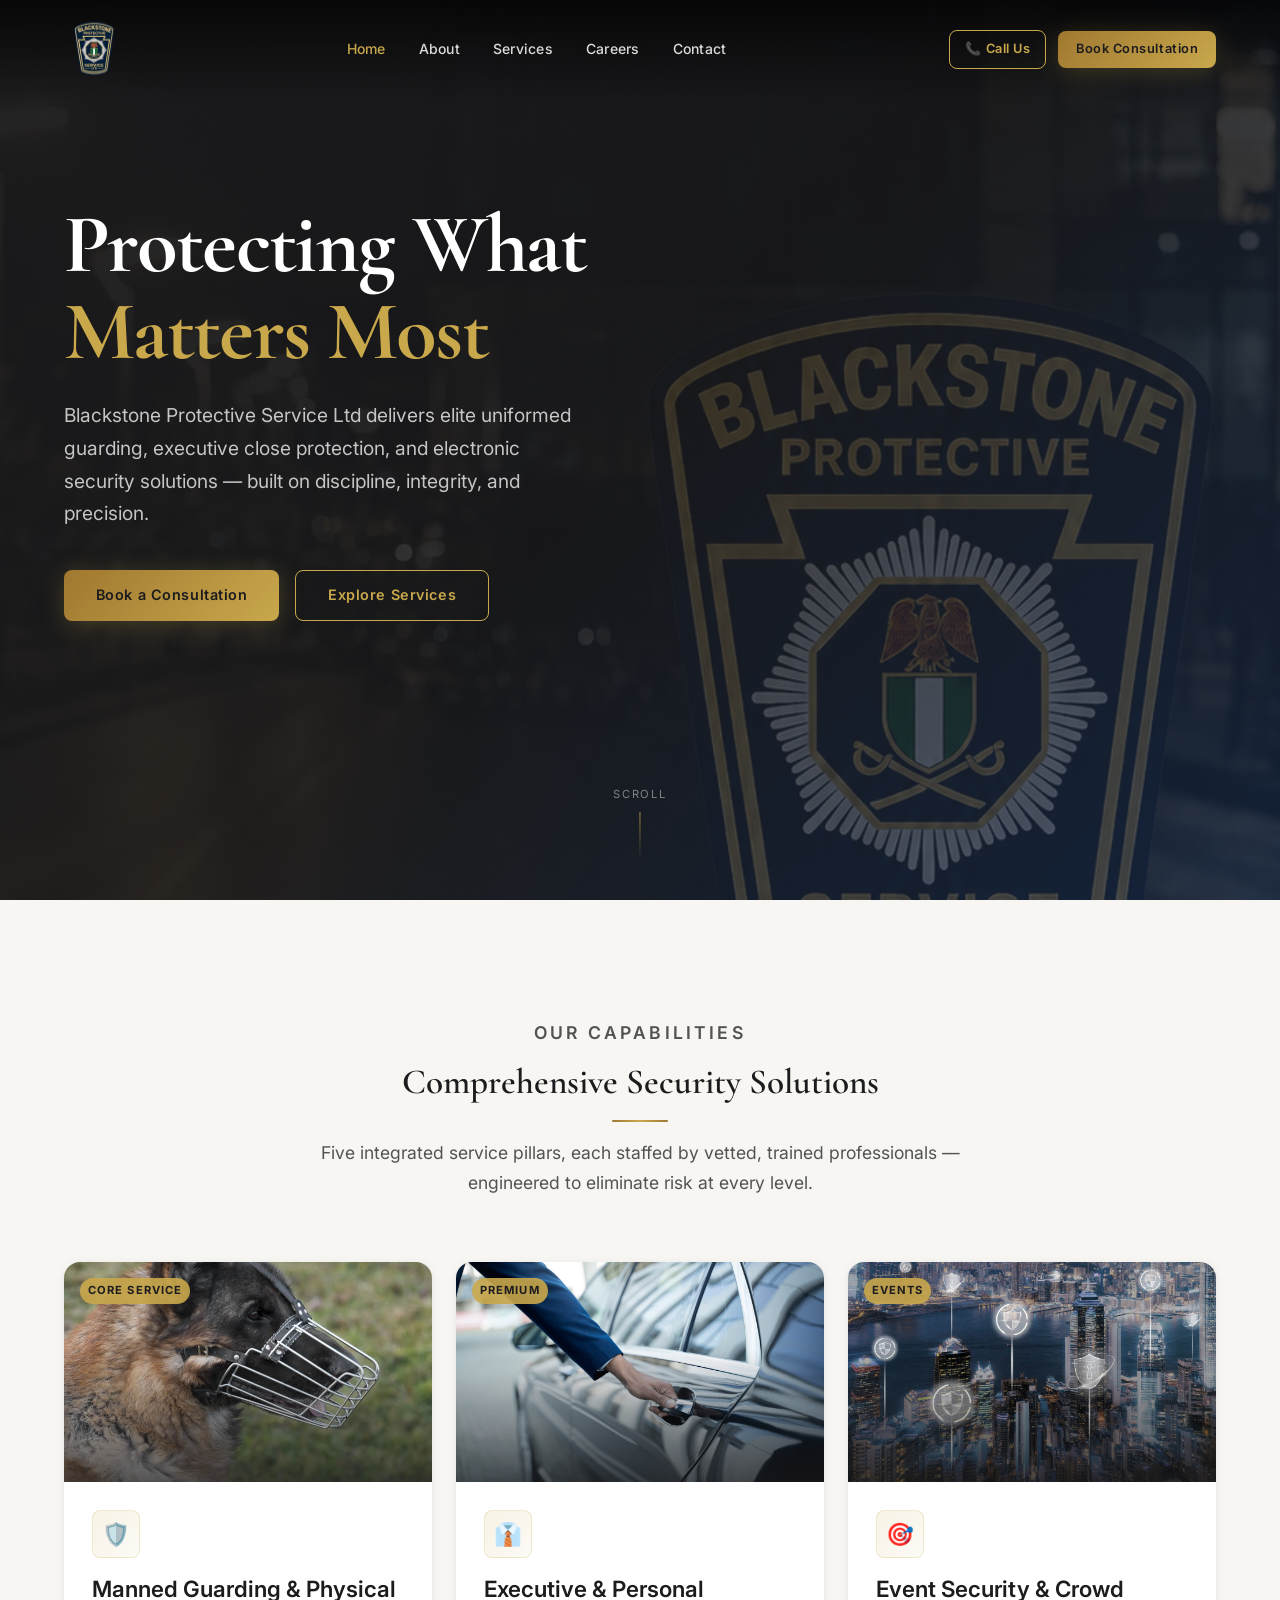
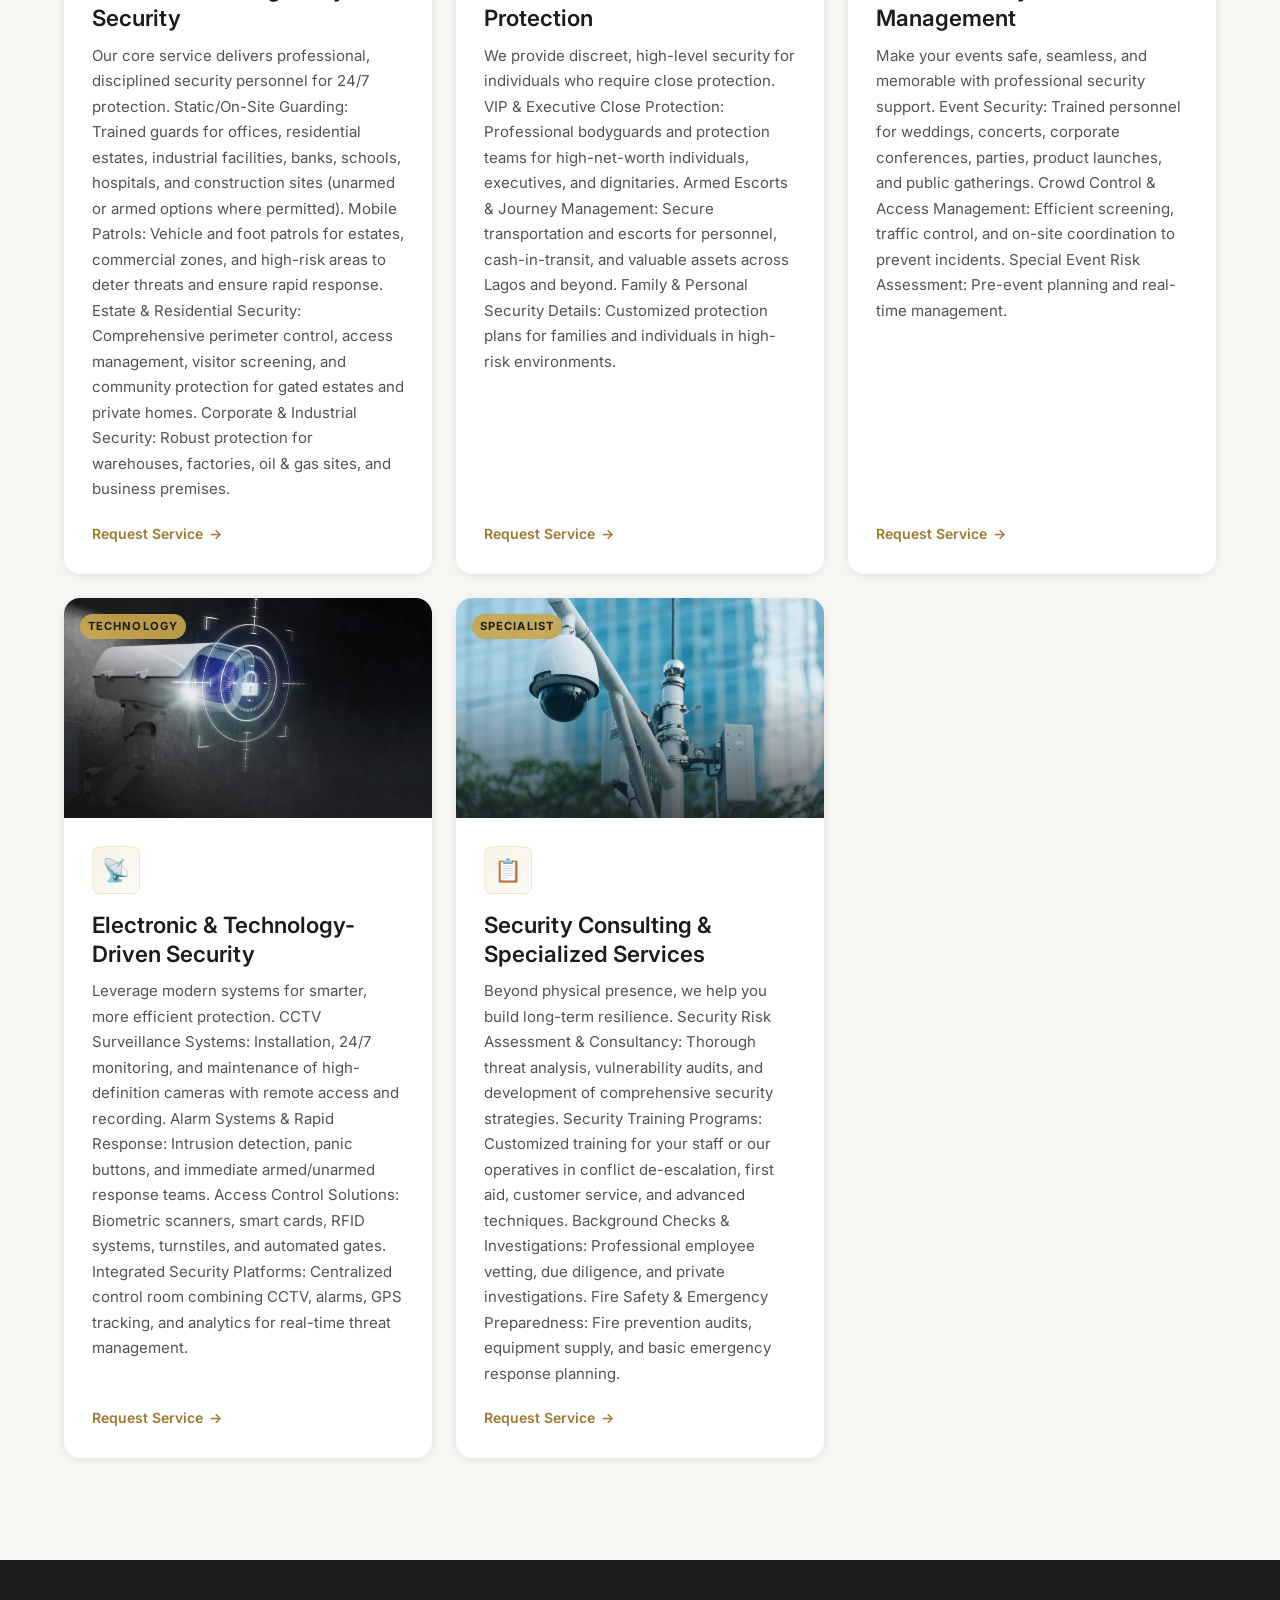
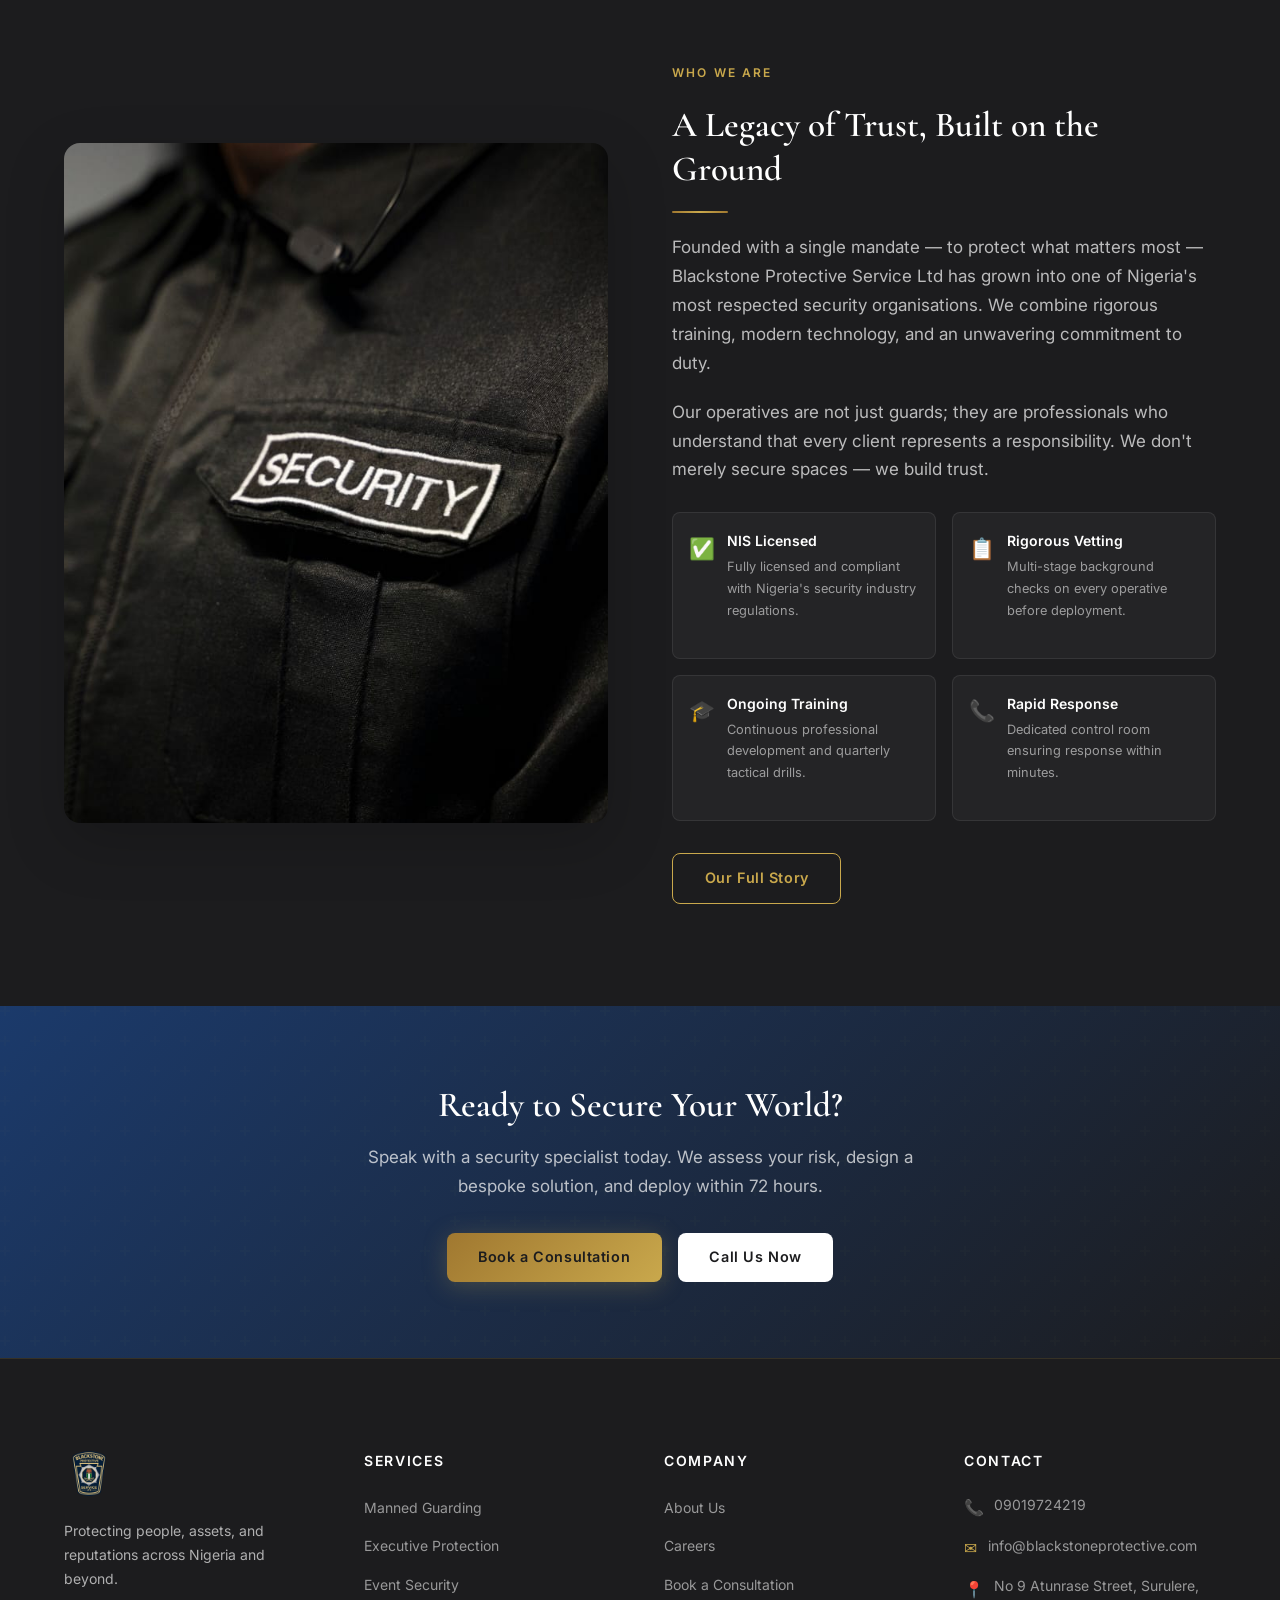
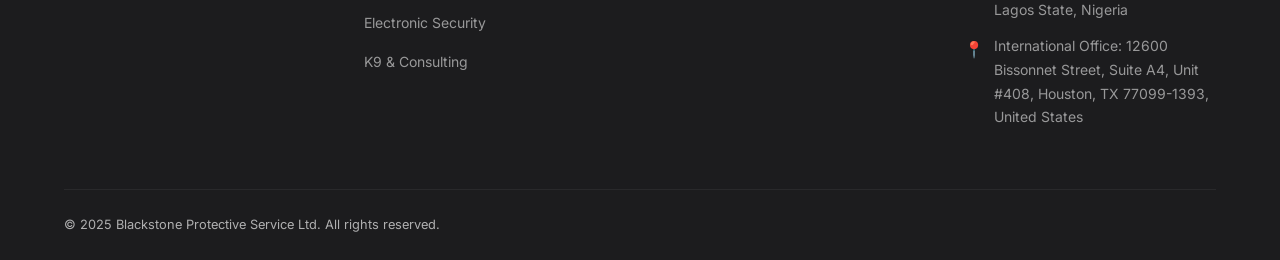
<file: index.html>
<!DOCTYPE html>
<html lang="en">
<head>
  <meta charset="UTF-8">
  <meta name="viewport" content="width=device-width, initial-scale=1.0">
  <title>Blackstone Protective Service Ltd | Elite Security in Nigeria</title>
  <meta name="description" content="Blackstone Protective Service Ltd — Nigeria's premier security company offering manned guarding, executive protection, event security, electronic security, and K9 & consulting services.">
  <meta name="keywords" content="security company Nigeria, manned guarding Lagos, executive protection, CCTV installation Nigeria, event security, Blackstone Protective">
  <meta name="robots" content="index, follow">
  <link rel="canonical" href="https://blackstoneprotective.com/">

  <!-- Open Graph -->
  <meta property="og:type" content="website">
  <meta property="og:url" content="https://blackstoneprotective.com/">
  <meta property="og:title" content="Blackstone Protective Service Ltd">
  <meta property="og:description" content="Elite security solutions — manned guarding, executive protection, event security, and electronic security across Nigeria.">
  <meta property="og:image" content="/images/uploads/hero-bg.png">

  <!-- Twitter -->
  <meta name="twitter:card" content="summary_large_image">
  <meta name="twitter:title" content="Blackstone Protective Service Ltd">
  <meta name="twitter:description" content="Nigeria's premier professional security company.">
  <meta name="twitter:image" content="/images/uploads/hero-bg.png">

  <link rel="icon" type="image/x-icon" href="favicon.ico">
  <link rel="shortcut icon" type="image/x-icon" href="favicon.ico">

  <!-- Fonts -->
  <link rel="preconnect" href="https://fonts.googleapis.com">
  <link rel="preconnect" href="https://fonts.gstatic.com" crossorigin>

  <!-- Styles -->
  <link rel="stylesheet" href="/css/style.css">

  <!-- Schema.org -->
  <script type="application/ld+json">
  {
    "@context": "https://schema.org",
    "@type": "SecurityCompany",
    "name": "Blackstone Protective Service Ltd",
    "url": "https://blackstoneprotective.com",
    "logo": "https://blackstoneprotective.com/images/uploads/logo.png",
    "contactPoint": {
      "@type": "ContactPoint",
      "telephone": "+2349019724219",
      "contactType": "customer service"
    },
    "address": {
      "@type": "PostalAddress",
      "addressLocality": "Lagos",
      "addressCountry": "NG"
    }
  }
  </script>
</head>
<body>

<!-- ═══════════════════════════════════════════
     HEADER
═══════════════════════════════════════════ -->
<header id="site-header" class="at-top" role="banner">
  <div class="container header-inner">

    <!-- Logo -->
    <a href="/" class="site-logo" id="site-logo-link" aria-label="Blackstone Protective — Home"
       data-cms-src="global">
      <img id="site-logo-img" src="images/logo.png" alt="Blackstone Protective Service Ltd"
           style="height: 60px; width: auto;"
           data-cms-src="global" data-cms-attr="src:logo_image" data-cms-attr-2="alt:logo_alt">
    </a>

    <!-- Desktop nav -->
    <nav class="site-nav" aria-label="Main navigation">
      <a href="/" id="nav-home" class="active">Home</a>
      <a href="/about.html" id="nav-about">About</a>
      <a href="/#services" id="nav-services">Services</a>
      <a href="/careers.html" id="nav-careers">Careers</a>
      <a href="/booking.html" id="nav-contact">Contact</a>
    </nav>

    <!-- CTA -->
    <div class="header-cta">
      <a href="tel:09019724219" class="btn btn-outline" id="header-call-btn" style="font-size:0.8rem; padding: 0.6em 1.2em;">
        📞 Call Us
      </a>
      <a href="/booking.html" class="btn btn-primary" id="header-book-btn" style="font-size:0.8rem; padding: 0.6em 1.4em;">
        Book Consultation
      </a>
    </div>

    <!-- Mobile toggle -->
    <button class="menu-toggle" id="menu-toggle" aria-label="Toggle navigation" aria-expanded="false">
      <span></span><span></span><span></span>
    </button>
  </div>
</header>

<!-- Mobile nav -->
<nav class="mobile-nav" id="mobile-nav" aria-label="Mobile navigation">
  <a href="/">Home</a>
  <a href="/about.html">About</a>
  <a href="/#services">Services</a>
  <a href="/careers.html">Careers</a>
  <a href="/booking.html">Contact</a>
  <div class="mobile-nav-footer">
    <a href="/booking.html" class="btn btn-primary" id="mobile-book-btn">Book a Consultation</a>
    <a href="tel:09019724219" style="color: rgba(255,255,255,0.55); font-size:0.875rem;">📞 09019724219</a>
  </div>
</nav>

<!-- ═══════════════════════════════════════════
     HERO
═══════════════════════════════════════════ -->
<main id="main-content">
<section class="hero" id="hero" aria-label="Hero">
  <div class="hero-bg">
    <img id="hero-bg-img" src="/images/uploads/hero-bg.png" alt="Blackstone security operatives" loading="eager" fetchpriority="high">
  </div>
  <div class="hero-overlay" aria-hidden="true"></div>

  <div class="hero-content" data-cms-src="home">


    <h1 class="hero-title">
      <span data-cms-bind="hero.title_line1">Protecting What</span>
      <span class="accent" data-cms-bind="hero.title_accent">Matters Most</span>
    </h1>

    <p class="hero-subtitle" data-cms-bind="hero.subtitle">
      Blackstone Protective Service Ltd delivers elite uniformed guarding, executive close protection, and electronic security solutions.
    </p>

    <div class="hero-actions">
      <a href="/booking.html" class="btn btn-primary" id="hero-book-btn"
         data-cms-bind="hero.cta_primary_text">Book a Consultation</a>
      <a href="#services" class="btn btn-outline" id="hero-services-btn"
         data-cms-bind="hero.cta_secondary_text">Explore Services</a>
    </div>


  </div>

  <div class="hero-scroll" aria-hidden="true">
    <span>Scroll</span>
    <div class="scroll-line"></div>
  </div>
</section>


<!-- ═══════════════════════════════════════════
     SERVICES
═══════════════════════════════════════════ -->
<section id="services" aria-labelledby="services-title">
  <div class="container" data-cms-src="home">
    <div class="section-header fade-up">
      <p class="overline" data-cms-bind="services_section.overline">Our Capabilities</p>
      <h2 id="services-title" data-cms-bind="services_section.title">Comprehensive Security Solutions</h2>
      <div class="gold-divider"></div>
      <p data-cms-bind="services_section.subtitle">Five integrated service pillars, each staffed by vetted, trained professionals.</p>
    </div>
    <div class="services-grid" id="services-grid">
      <!-- Service cards injected by home.js -->
    </div>
  </div>
</section>

<!-- ═══════════════════════════════════════════
     ABOUT PREVIEW
═══════════════════════════════════════════ -->
<section id="about-preview" aria-labelledby="about-preview-title">
  <div class="container">
    <div class="about-grid" data-cms-src="home">

      <!-- Image side -->
      <div class="about-image-wrap fade-up">
        <img class="about-image-main" id="about-preview-img"
             src="/images/uploads/about-operatives.png"
             alt="Blackstone security team"
             loading="lazy"
             data-cms-src="home"
             data-cms-attr="src:about_preview.image"
             data-cms-attr-2="alt:about_preview.image_alt">
      </div>

      <!-- Text side -->
      <div class="about-content">
        <p class="overline" data-cms-bind="about_preview.overline">Who We Are</p>
        <h2 id="about-preview-title" data-cms-bind="about_preview.title">A Legacy of Trust</h2>
        <div class="gold-divider left"></div>
        <p style="margin-top:1.25rem" data-cms-bind="about_preview.body1">Founded with a single mandate — to protect what matters most.</p>
        <p data-cms-bind="about_preview.body2">Our operatives are professionals who understand that every client represents a responsibility.</p>

        <div class="about-pillars" id="about-pillars">
          <!-- Populated by home.js -->
        </div>

        <a href="/about.html" class="btn btn-outline" id="about-learn-btn"
           data-cms-bind="about_preview.cta_text">Our Full Story</a>
      </div>

    </div>
  </div>
</section>

<!-- ═══════════════════════════════════════════
     CTA BANNER
═══════════════════════════════════════════ -->
<div class="cta-banner" aria-labelledby="cta-title">
  <div class="container" data-cms-src="home">
    <h2 id="cta-title" data-cms-bind="cta_banner.title">Ready to Secure Your World?</h2>
    <p data-cms-bind="cta_banner.subtitle">Speak with a security specialist today.</p>
    <div class="btn-group">
      <a href="/booking.html" class="btn btn-primary" id="cta-book-btn"
         data-cms-bind="cta_banner.cta_primary_text">Book a Consultation</a>
      <a href="tel:09019724219" class="btn btn-white" id="cta-call-btn"
         data-cms-bind="cta_banner.cta_secondary_text">Call Us Now</a>
    </div>
  </div>
</div>

</main>

<!-- ═══════════════════════════════════════════
     FOOTER
═══════════════════════════════════════════ -->
<footer role="contentinfo">
  <div class="container">
    <div class="footer-grid">
      <!-- Brand -->
      <div class="footer-brand">
        <div class="logo-wrap">
          <img src="images/logo.png" alt="Blackstone Protective" id="footer-logo" style="height: 50px; width: auto;">
        </div>
        <p id="footer-tagline">Protecting people, assets, and reputations across Nigeria and beyond.</p>
      </div>

      <!-- Services -->
      <div class="footer-col">
        <h4>Services</h4>
        <ul>
          <li><a href="/#services">Manned Guarding</a></li>
          <li><a href="/#services">Executive Protection</a></li>
          <li><a href="/#services">Event Security</a></li>
          <li><a href="/#services">Electronic Security</a></li>
          <li><a href="/#services">K9 &amp; Consulting</a></li>
        </ul>
      </div>

      <!-- Company -->
      <div class="footer-col">
        <h4>Company</h4>
        <ul>
          <li><a href="/about.html">About Us</a></li>
          <li><a href="/careers.html">Careers</a></li>
          <li><a href="/booking.html">Book a Consultation</a></li>
        </ul>
      </div>

      <!-- Contact -->
      <div class="footer-col">
        <h4>Contact</h4>
        <div class="footer-contact-item">
          <span class="icon">📞</span>
          <a href="tel:09019724219" id="footer-phone">09019724219</a>
        </div>
        <div class="footer-contact-item">
          <span class="icon">✉️</span>
          <a href="mailto:info@blackstoneprotective.com" id="footer-email">info@blackstoneprotective.com</a>
        </div>
        <div class="footer-contact-item">
          <span class="icon">📍</span>
          <span id="footer-address">No 9 Atunrase Street, Surulere, Lagos State, Nigeria</span>
        </div>
        <div class="footer-contact-item" id="footer-address-intl-wrap" style="display:none;">
          <span class="icon">📍</span>
          <span id="footer-address-intl"></span>
        </div>
      </div>
    </div>

    <!-- Bottom bar -->
    <div class="footer-bottom">
      <p id="footer-copy">© 2025 Blackstone Protective Service Ltd. All rights reserved.</p>
    </div>
  </div>
</footer>

<!-- Back to top -->
<button id="back-to-top" aria-label="Back to top" style="position:fixed;bottom:2rem;right:2rem;width:44px;height:44px;border-radius:50%;background:var(--gold);color:var(--charcoal);font-size:1.2rem;display:flex;align-items:center;justify-content:center;box-shadow:var(--shadow-gold);opacity:0;transform:translateY(10px);transition:opacity 0.3s,transform 0.3s;pointer-events:none;z-index:900;border:none;cursor:pointer;">↑</button>

<style>
#back-to-top.visible { opacity: 1; transform: translateY(0); pointer-events: auto; }
.field-group input.invalid, .field-group select.invalid, .field-group textarea.invalid {
  border-color: #d32f2f; box-shadow: 0 0 0 3px rgba(211,47,47,0.12);
}
</style>

<!-- Scripts -->
<script src="/js/cms-fetch.js"></script>
<script src="/js/main.js"></script>
<script>
/* ── Home page orchestrator ── */
(async () => {
  const [home, global] = await Promise.all([
    CMS.fetch('home'),
    CMS.fetch('global')
  ]);

  // Apply global data
  if (global) {
    document.getElementById('footer-phone').textContent = global.phone;
    document.getElementById('footer-phone').href = `tel:${global.phone.replace(/\s/g,'')}`;
    document.getElementById('footer-email').textContent = global.email;
    document.getElementById('footer-email').href = `mailto:${global.email}`;
    document.getElementById('footer-address').textContent = global.address;
    // International office address — shown only when set in CMS
    if (global.address_international) {
      const intlWrap = document.getElementById('footer-address-intl-wrap');
      const intlEl   = document.getElementById('footer-address-intl');
      intlEl.textContent = 'International Office: ' + global.address_international;
      if (intlWrap) intlWrap.style.display = '';
    }
    document.getElementById('footer-tagline').textContent = global.footer_tagline;
    document.getElementById('footer-copy').textContent = global.footer_copyright;

    // Trust bar
  }

  if (!home) return;

  // Hero image
  const heroImg = document.getElementById('hero-bg-img');
  if (heroImg && home.hero?.hero_image) {
    heroImg.src = home.hero.hero_image;
    heroImg.alt = home.hero.hero_image_alt || '';
  }

  // Hero text bindings
  const bind = (id, val) => { const el = document.querySelector(`[data-cms-bind="${id}"]`); if (el && val != null) el.textContent = val; };
  bind('hero.title_line1',       home.hero?.title_line1);
  bind('hero.title_accent',      home.hero?.title_accent);
  bind('hero.subtitle',          home.hero?.subtitle);
  bind('hero.cta_primary_text',  home.hero?.cta_primary_text);
  bind('hero.cta_secondary_text',home.hero?.cta_secondary_text);
  if (home.hero?.cta_primary_url)  document.getElementById('hero-book-btn').href = home.hero.cta_primary_url;
  if (home.hero?.cta_secondary_url) document.getElementById('hero-services-btn').href = home.hero.cta_secondary_url;

  // Services section header
  bind('services_section.overline', home.services_section?.overline);
  bind('services_section.title',    home.services_section?.title);
  bind('services_section.subtitle', home.services_section?.subtitle);

  // Service cards
  if (home.services) {
    document.getElementById('services-grid').innerHTML = home.services.map((s, i) => `
      <article class="service-card fade-up delay-${(i % 4) + 1}" id="service-${s.id}">
        <div class="service-card-image">
          <img src="${s.image}" alt="${s.image_alt}" loading="lazy">
          <div class="service-card-image-overlay" aria-hidden="true"></div>
          <span class="service-card-badge">${s.badge}</span>
        </div>
        <div class="service-card-body">
          <div class="service-icon" aria-hidden="true">${s.icon}</div>
          <h3>${s.title}</h3>
          <p>${s.description}</p>
          <a href="/booking.html?service=${encodeURIComponent(s.title)}" class="service-card-link">
            Request Service <span aria-hidden="true">→</span>
          </a>
        </div>
      </article>
    `).join('');
  }

  // About preview bindings
  const aboutKeys = ['overline','title','body1','body2','cta_text'];
  aboutKeys.forEach(k => bind(`about_preview.${k}`, home.about_preview?.[k]));
  if (home.about_preview?.image) {
    const img = document.getElementById('about-preview-img');
    img.src = home.about_preview.image;
    img.alt = home.about_preview.image_alt || '';
  }
  if (home.about_preview?.cta_url) document.getElementById('about-learn-btn').href = home.about_preview.cta_url;

  // About pillars
  if (home.about_preview?.pillars) {
    document.getElementById('about-pillars').innerHTML = home.about_preview.pillars.map(p => `
      <div class="about-pillar fade-up">
        <span class="icon" aria-hidden="true">${p.icon}</span>
        <div><h4>${p.title}</h4><p>${p.body}</p></div>
      </div>
    `).join('');
  }

  // CTA banner
  bind('cta_banner.title', home.cta_banner?.title);
  bind('cta_banner.subtitle', home.cta_banner?.subtitle);
  bind('cta_banner.cta_primary_text', home.cta_banner?.cta_primary_text);
  bind('cta_banner.cta_secondary_text', home.cta_banner?.cta_secondary_text);
  if (home.cta_banner?.cta_primary_url) document.getElementById('cta-book-btn').href = home.cta_banner.cta_primary_url;
  if (home.cta_banner?.cta_secondary_url) document.getElementById('cta-call-btn').href = home.cta_banner.cta_secondary_url;

  // Trigger fade animations
  CMS.observeFade();
})();
</script>

</body>
</html>
</file>
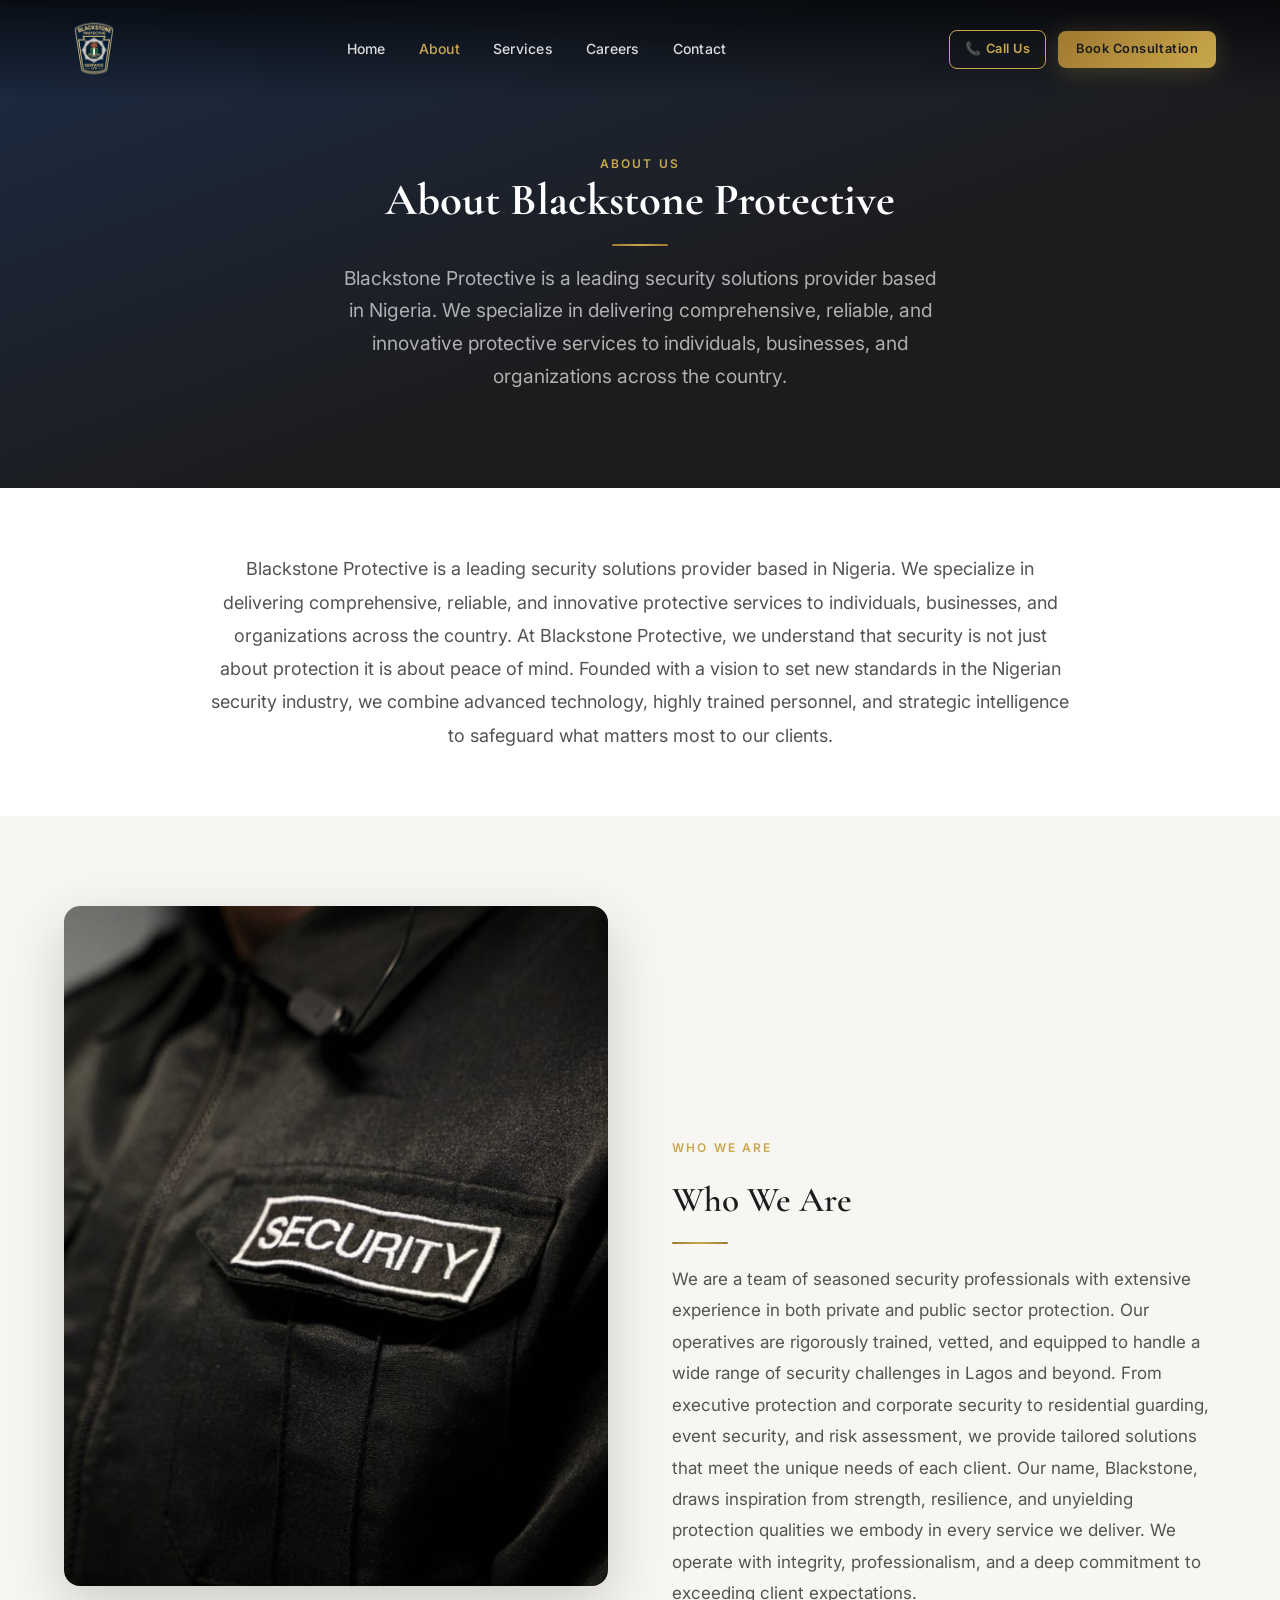
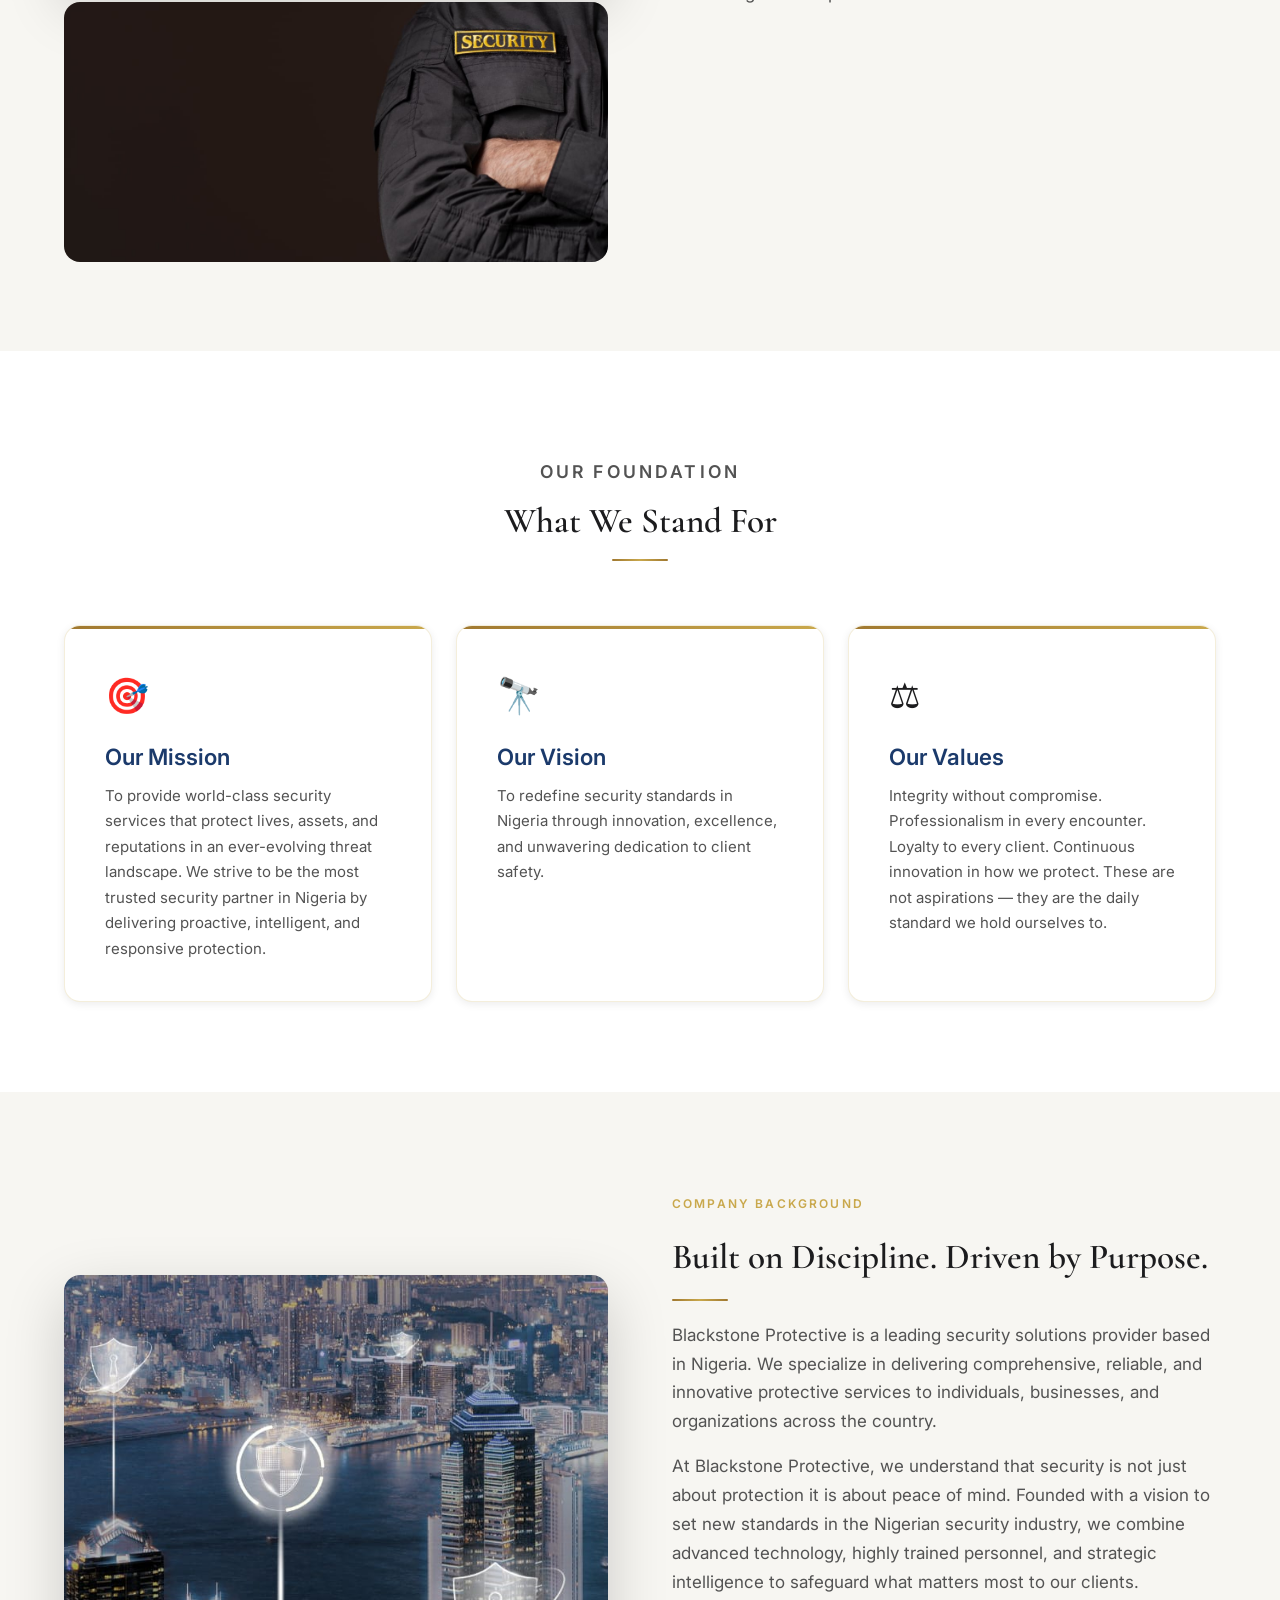
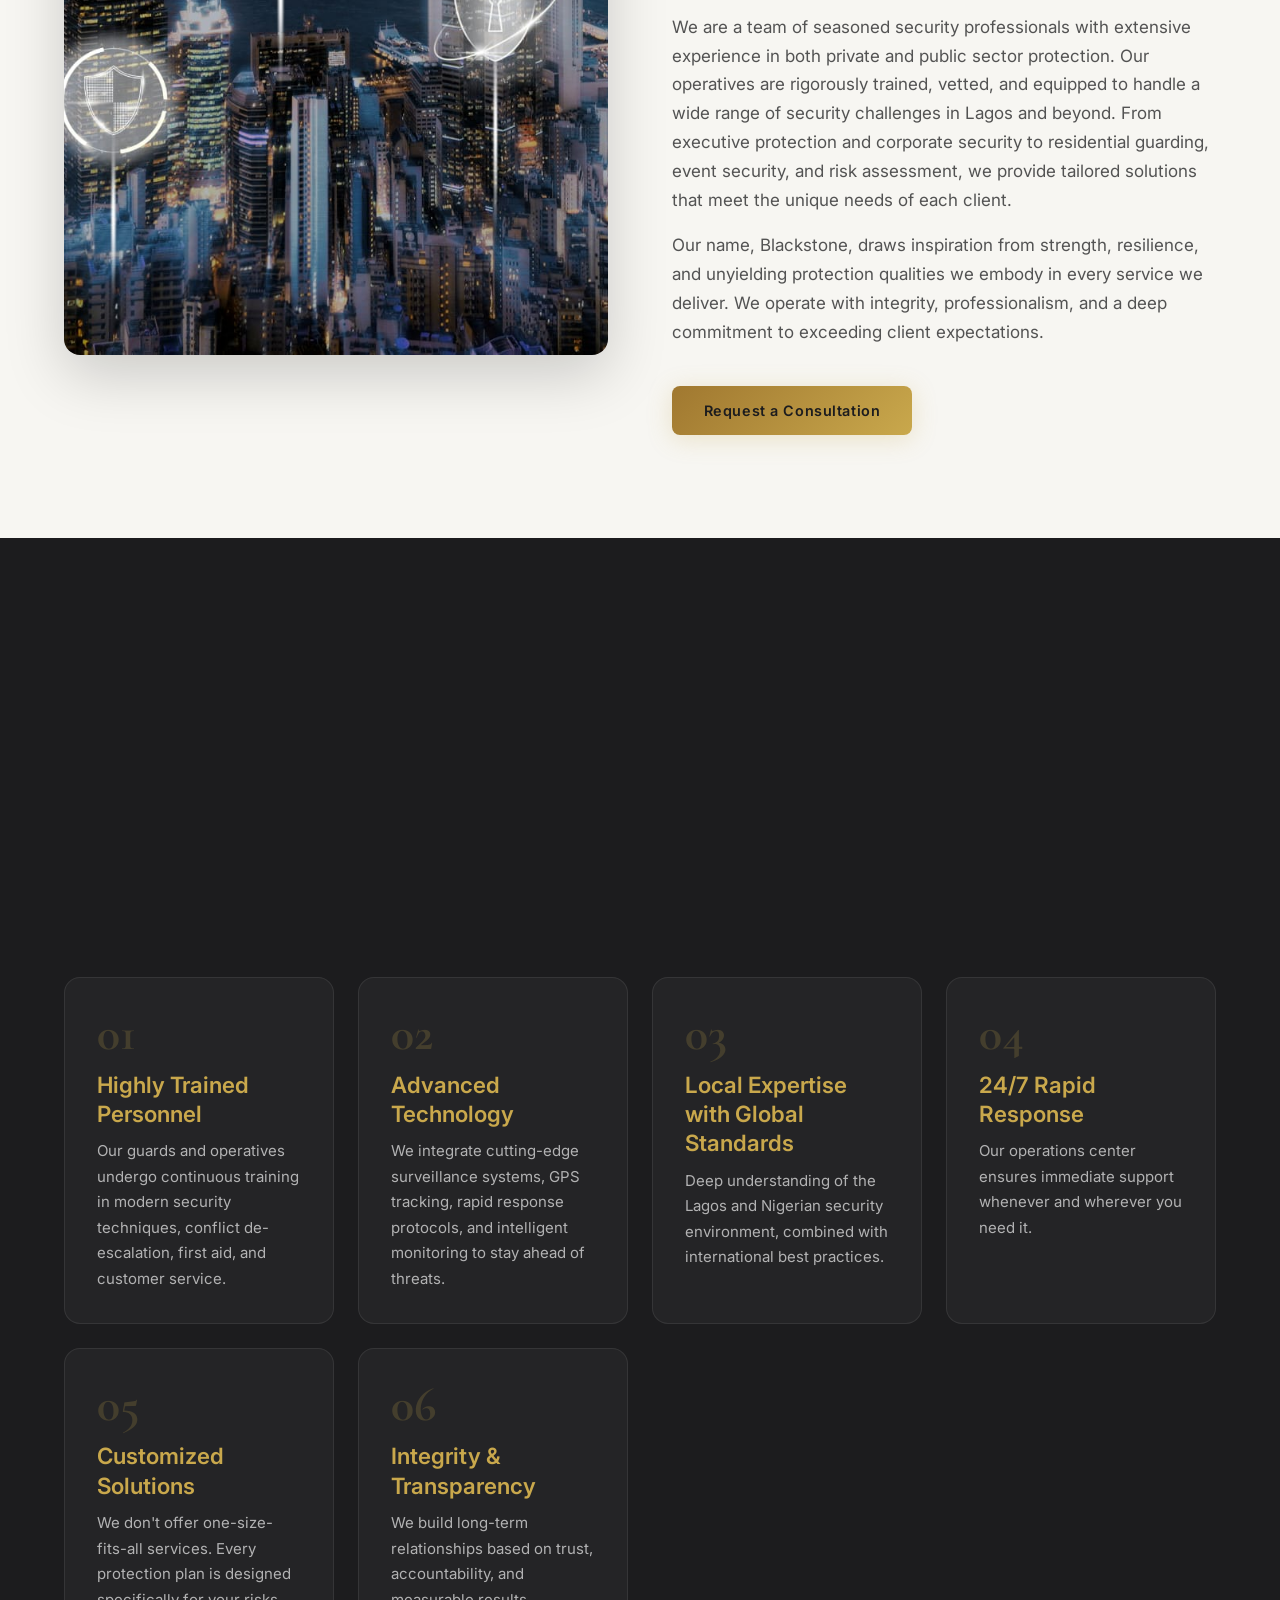
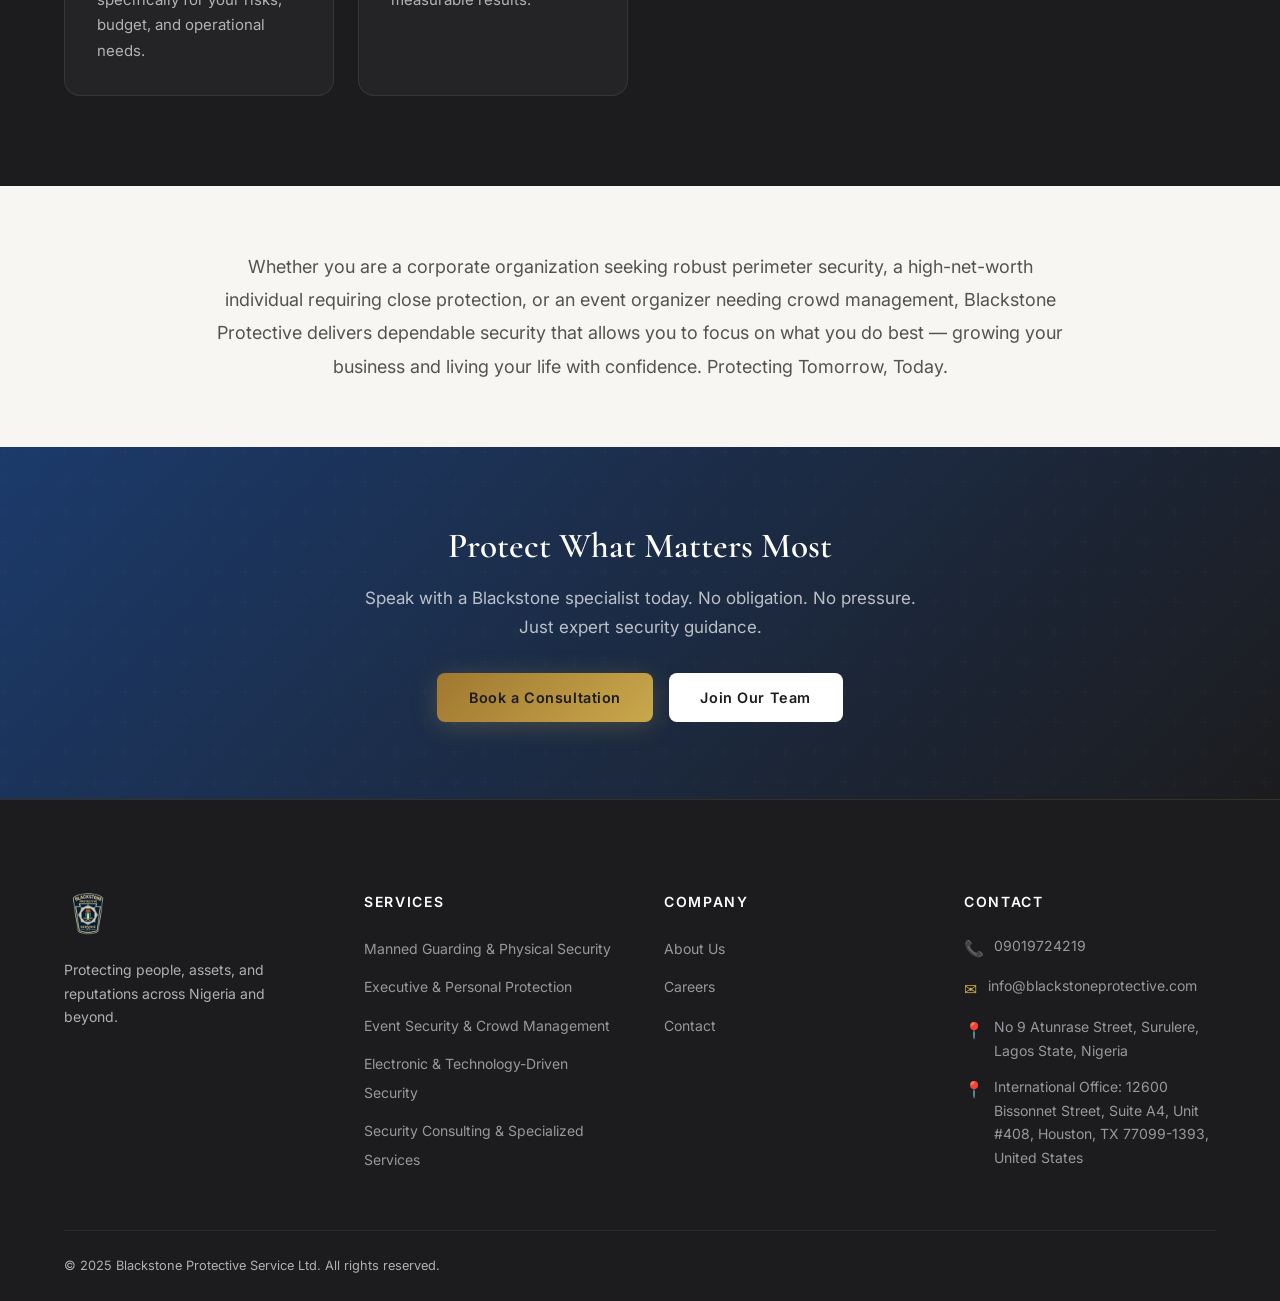
<file: about.html>
<!DOCTYPE html>
<html lang="en">
<head>
  <meta charset="UTF-8">
  <meta name="viewport" content="width=device-width, initial-scale=1.0">
  <title>About Us | Blackstone Protective Service Ltd</title>
  <meta name="description" content="Learn about Blackstone Protective Service Ltd — a leading security solutions provider in Nigeria specialising in comprehensive, reliable, and innovative protective services.">
  <meta name="robots" content="index, follow">
  <link rel="canonical" href="https://blackstoneprotective.com/about.html">
  <meta property="og:title" content="About Blackstone Protective Service Ltd">
  <meta property="og:description" content="We are a team of seasoned security professionals delivering world-class security services that protect lives, assets, and reputations in Nigeria.">
  <meta property="og:image" content="/images/uploads/about-security-badge.jpeg">
  <link rel="icon" type="image/x-icon" href="favicon.ico">
  <link rel="shortcut icon" type="image/x-icon" href="favicon.ico">
  <link rel="preconnect" href="https://fonts.googleapis.com">
  <link rel="preconnect" href="https://fonts.gstatic.com" crossorigin>
  <link rel="stylesheet" href="/css/style.css">
</head>
<body>

<!-- HEADER -->
<header id="site-header" role="banner">
  <div class="container header-inner">
    <a href="/" class="site-logo" aria-label="Blackstone Protective — Home">
      <img src="images/logo.png" alt="Blackstone Protective Service Ltd" id="header-logo" style="height: 60px; width: auto;">
    </a>
    <nav class="site-nav" aria-label="Main navigation">
      <a href="/">Home</a>
      <a href="/about.html" class="active">About</a>
      <a href="/#services">Services</a>
      <a href="/careers.html">Careers</a>
      <a href="/booking.html">Contact</a>
    </nav>
    <div class="header-cta">
      <a href="tel:09019724219" class="btn btn-outline" style="font-size:0.8rem;padding:0.6em 1.2em;">📞 Call Us</a>
      <a href="/booking.html" class="btn btn-primary" style="font-size:0.8rem;padding:0.6em 1.4em;">Book Consultation</a>
    </div>
    <button class="menu-toggle" id="menu-toggle" aria-label="Toggle navigation" aria-expanded="false">
      <span></span><span></span><span></span>
    </button>
  </div>
</header>

<nav class="mobile-nav" id="mobile-nav" aria-label="Mobile navigation">
  <a href="/">Home</a><a href="/about.html">About</a><a href="/#services">Services</a>
  <a href="/careers.html">Careers</a><a href="/booking.html">Contact</a>
  <div class="mobile-nav-footer">
    <a href="/booking.html" class="btn btn-primary">Book a Consultation</a>
  </div>
</nav>

<main id="main-content">

<!-- PAGE HERO -->
<section class="page-hero" aria-labelledby="about-page-title">
  <div class="container">
    <p class="overline" id="about-overline">About Us</p>
    <h1 id="about-page-title">About Blackstone Protective</h1>
    <div class="gold-divider" style="margin: 1rem auto;"></div>
    <p class="subtitle" id="about-subtitle">Blackstone Protective is a leading security solutions provider based in Nigeria, specializing in comprehensive, reliable, and innovative protective services.</p>
  </div>
</section>

<!-- OPENING PARAGRAPH -->
<section style="background: var(--white); padding-block: clamp(2.5rem, 5vw, 4rem);" aria-label="About Blackstone Protective">
  <div class="container">
    <div style="max-width: 860px; margin-inline: auto; text-align: center;">
      <p id="about-opening" style="font-size: clamp(1rem, 1.5vw, 1.125rem); line-height: 1.85; color: var(--text-secondary);">Blackstone Protective is a leading security solutions provider based in Nigeria. We specialize in delivering comprehensive, reliable, and innovative protective services to individuals, businesses, and organizations across the country. At Blackstone Protective, we understand that security is not just about protection it is about peace of mind. Founded with a vision to set new standards in the Nigerian security industry, we combine advanced technology, highly trained personnel, and strategic intelligence to safeguard what matters most to our clients.</p>
    </div>
  </div>
</section>

<!-- WHO WE ARE -->
<section style="background: var(--off-white); padding-block: clamp(3rem, 7vw, 6rem);" aria-labelledby="who-we-are-title">
  <div class="container">
    <div class="about-grid">
      <div class="about-image-wrap fade-up" style="display:flex; flex-direction:column; gap:1rem;">
        <img class="about-image-main" id="who-we-are-img1" src="/images/uploads/about-security-badge.jpeg" alt="Security operative in black uniform with SECURITY badge" loading="lazy" style="border-radius: var(--radius-lg); object-fit:cover; width:100%;">
        <img id="who-we-are-img2" src="/images/uploads/about-operative-arms-crossed.jpeg" alt="Security operative in black uniform with arms crossed against dark background" loading="lazy" style="border-radius: var(--radius-lg); object-fit:cover; width:100%; max-height:260px;">
      </div>
      <div class="about-content fade-up delay-2">
        <p class="overline" style="color: var(--gold);" id="who-we-are-overline">Who We Are</p>
        <h2 style="color: var(--charcoal);" id="who-we-are-title">Who We Are</h2>
        <div class="gold-divider left"></div>
        <p id="who-we-are-body" style="color: var(--text-secondary); line-height:1.85; margin-top:1.25rem;">We are a team of seasoned security professionals with extensive experience in both private and public sector protection. Our operatives are rigorously trained, vetted, and equipped to handle a wide range of security challenges in Lagos and beyond. From executive protection and corporate security to residential guarding, event security, and risk assessment, we provide tailored solutions that meet the unique needs of each client. Our name, Blackstone, draws inspiration from strength, resilience, and unyielding protection qualities we embody in every service we deliver. We operate with integrity, professionalism, and a deep commitment to exceeding client expectations.</p>
      </div>
    </div>
  </div>
</section>

<!-- MISSION / VISION -->
<section aria-labelledby="mvv-title" style="padding-block: clamp(3rem, 7vw, 6rem);">
  <div class="container">
    <div class="section-header fade-up">
      <p class="overline">Our Foundation</p>
      <h2 id="mvv-title">What We Stand For</h2>
      <div class="gold-divider"></div>
    </div>
    <div class="mv-grid">
      <div class="mv-card fade-up delay-1" id="mission-card">
        <div class="mv-icon" id="mission-icon">🎯</div>
        <h3 id="mission-title">Our Mission</h3>
        <p id="mission-body">To provide world-class security services that protect lives, assets, and reputations in an ever-evolving threat landscape. We strive to be the most trusted security partner in Nigeria by delivering proactive, intelligent, and responsive protection.</p>
      </div>
      <div class="mv-card fade-up delay-2" id="vision-card">
        <div class="mv-icon" id="vision-icon">🔭</div>
        <h3 id="vision-title">Our Vision</h3>
        <p id="vision-body">To redefine security standards in Nigeria through innovation, excellence, and unwavering dedication to client safety.</p>
      </div>
      <div class="mv-card fade-up delay-3" id="values-card">
        <div class="mv-icon" id="values-icon">⚖️</div>
        <h3 id="values-title">Our Values</h3>
        <p id="values-body">Integrity without compromise. Professionalism in every encounter. Loyalty to every client. Continuous innovation in how we protect. These are not aspirations — they are the daily standard we hold ourselves to.</p>
      </div>
    </div>
  </div>
</section>

<!-- STORY / CITY SECURITY IMAGE -->
<section style="background: var(--off-white);" aria-labelledby="story-title">
  <div class="container">
    <div class="about-grid" style="flex-direction: row-reverse;">
      <div class="about-image-wrap fade-up">
        <img class="about-image-main" id="story-img" src="/images/uploads/about-city-security-digital.jpeg" alt="City skyline at night with digital security shield overlays" loading="lazy">
      </div>
      <div class="about-content fade-up delay-2">
        <p class="overline" style="color: var(--gold);" id="story-overline">Company Background</p>
        <h2 style="color: var(--charcoal);" id="story-title">Built on Discipline.<br>Driven by Purpose.</h2>
        <div class="gold-divider left"></div>
        <div id="story-paragraphs" style="margin-top:1.25rem;"></div>
        <a href="/booking.html" class="btn btn-primary" id="story-cta" style="margin-top:1.5rem;">Request a Consultation</a>
      </div>
    </div>
  </div>
</section>

<!-- WHY CHOOSE BLACKSTONE PROTECTIVE -->
<section id="why-choose" aria-labelledby="why-title" style="padding-block: clamp(3rem, 7vw, 6rem);">
  <div class="container">
    <div class="section-header fade-up">
      <p class="overline" id="why-overline">Why Choose Us</p>
      <h2 id="why-title">Why Choose Blackstone Protective?</h2>
      <div class="gold-divider"></div>
      <p id="why-subtitle" style="max-width:680px;margin-inline:auto;color:var(--text-secondary);">Every decision we make is filtered through one question: does this better protect our client? Here is what that commitment looks like in practice.</p>
    </div>
    <div class="why-grid" id="why-grid">
      <!-- Populated by JS -->
    </div>
  </div>
</section>

<!-- CLOSING PARAGRAPH -->
<section style="background: var(--off-white); padding-block: clamp(2.5rem, 5vw, 4rem);" aria-label="Closing statement">
  <div class="container">
    <div style="max-width: 860px; margin-inline: auto; text-align: center;">
      <p id="about-closing" style="font-size: clamp(1rem, 1.5vw, 1.125rem); line-height: 1.85; color: var(--text-secondary);">Whether you are a corporate organization seeking robust perimeter security, a high-net-worth individual requiring close protection, or an event organizer needing crowd management, Blackstone Protective delivers dependable security that allows you to focus on what you do best — growing your business and living your life with confidence. Protecting Tomorrow, Today.</p>
    </div>
  </div>
</section>

<!-- CTA BANNER -->
<div class="cta-banner">
  <div class="container">
    <h2>Protect What Matters Most</h2>
    <p>Speak with a Blackstone specialist today. No obligation. No pressure. Just expert security guidance.</p>
    <div class="btn-group">
      <a href="/booking.html" class="btn btn-primary" id="about-cta-book">Book a Consultation</a>
      <a href="/careers.html" class="btn btn-white" id="about-cta-careers">Join Our Team</a>
    </div>
  </div>
</div>

</main>

<!-- FOOTER -->
<footer role="contentinfo">
  <div class="container">
    <div class="footer-grid">
      <div class="footer-brand">
        <div class="logo-wrap"><img src="/images/logo.png" alt="Blackstone Protective"></div>
        <p>Protecting people, assets, and reputations across Nigeria and beyond.</p>
      </div>
      <div class="footer-col"><h4>Services</h4><ul>
        <li><a href="/#services">Manned Guarding & Physical Security</a></li>
        <li><a href="/#services">Executive & Personal Protection</a></li>
        <li><a href="/#services">Event Security & Crowd Management</a></li>
        <li><a href="/#services">Electronic & Technology-Driven Security</a></li>
        <li><a href="/#services">Security Consulting & Specialized Services</a></li>
      </ul></div>
      <div class="footer-col"><h4>Company</h4><ul>
        <li><a href="/about.html">About Us</a></li>
        <li><a href="/careers.html">Careers</a></li>
        <li><a href="/booking.html">Contact</a></li>
      </ul></div>
      <div class="footer-col"><h4>Contact</h4>
        <div class="footer-contact-item"><span class="icon">📞</span><a href="tel:09019724219">09019724219</a></div>
        <div class="footer-contact-item"><span class="icon">✉️</span><a href="mailto:info@blackstoneprotective.com">info@blackstoneprotective.com</a></div>
        <div class="footer-contact-item"><span class="icon">📍</span><span>No 9 Atunrase Street, Surulere, Lagos State, Nigeria</span></div>
        <div class="footer-contact-item"><span class="icon">📍</span><span>International Office: 12600 Bissonnet Street, Suite A4, Unit #408, Houston, TX 77099-1393, United States</span></div>
      </div>
    </div>
    <div class="footer-bottom">
      <p>© 2025 Blackstone Protective Service Ltd. All rights reserved.</p>
    </div>
  </div>
</footer>

<button id="back-to-top" aria-label="Back to top" style="position:fixed;bottom:2rem;right:2rem;width:44px;height:44px;border-radius:50%;background:var(--gold);color:var(--charcoal);font-size:1.2rem;display:flex;align-items:center;justify-content:center;box-shadow:var(--shadow-gold);opacity:0;transform:translateY(10px);transition:opacity 0.3s,transform 0.3s;pointer-events:none;z-index:900;border:none;cursor:pointer;">↑</button>
<style>#back-to-top.visible{opacity:1;transform:translateY(0);pointer-events:auto;}</style>

<script src="/js/cms-fetch.js"></script>
<script src="/js/main.js"></script>
<script>
(async () => {
  const data = await CMS.fetch('about');
  if (!data) return;

  const setText = (id, val) => { const el = document.getElementById(id); if (el && val != null) el.textContent = val; };

  // Page hero
  setText('about-overline',   data.page_hero?.overline);
  setText('about-page-title', data.page_hero?.title);
  setText('about-subtitle',   data.page_hero?.subtitle);

  // Opening paragraph
  setText('about-opening', data.opening_paragraph);

  // Who We Are
  if (data.who_we_are) {
    setText('who-we-are-title', data.who_we_are.title);
    setText('who-we-are-body',  data.who_we_are.body);
    const img1 = document.getElementById('who-we-are-img1');
    if (img1 && data.who_we_are.image) { img1.src = data.who_we_are.image; img1.alt = data.who_we_are.image_alt || ''; }
    const img2 = document.getElementById('who-we-are-img2');
    if (img2 && data.who_we_are.image2) { img2.src = data.who_we_are.image2; img2.alt = data.who_we_are.image2_alt || ''; }
  }

  // M V V
  setText('mission-icon',  data.mission?.icon);
  setText('mission-title', data.mission?.title);
  setText('mission-body',  data.mission?.body);
  setText('vision-icon',   data.vision?.icon);
  setText('vision-title',  data.vision?.title);
  setText('vision-body',   data.vision?.body);
  setText('values-icon',   data.values?.icon);
  setText('values-title',  data.values?.title);
  setText('values-body',   data.values?.body);

  // Story
  setText('story-overline', data.story_section?.overline);
  setText('story-title',    data.story_section?.title);
  if (data.story_section?.paragraphs) {
    document.getElementById('story-paragraphs').innerHTML =
      data.story_section.paragraphs.map(p => `<p style="color:var(--text-secondary);margin-bottom:1rem;">${p}</p>`).join('');
  }
  if (data.story_section?.image) {
    const img = document.getElementById('story-img');
    img.src = data.story_section.image;
    img.alt = data.story_section.image_alt || '';
  }

  // Why Choose
  setText('why-overline',  data.why_choose?.overline);
  setText('why-title',     data.why_choose?.title);
  setText('why-subtitle',  data.why_choose?.subtitle);
  if (data.why_choose?.items) {
    document.getElementById('why-grid').innerHTML = data.why_choose.items.map((item, i) => `
      <div class="why-card fade-up delay-${(i % 4) + 1}" id="why-${i+1}">
        <div class="why-number">${item.number}</div>
        <h3>${item.title}</h3>
        <p>${item.body}</p>
      </div>
    `).join('');
  }

  // Closing paragraph
  setText('about-closing', data.closing_paragraph);

  CMS.observeFade();
})();
</script>
</body>
</html>
</file>
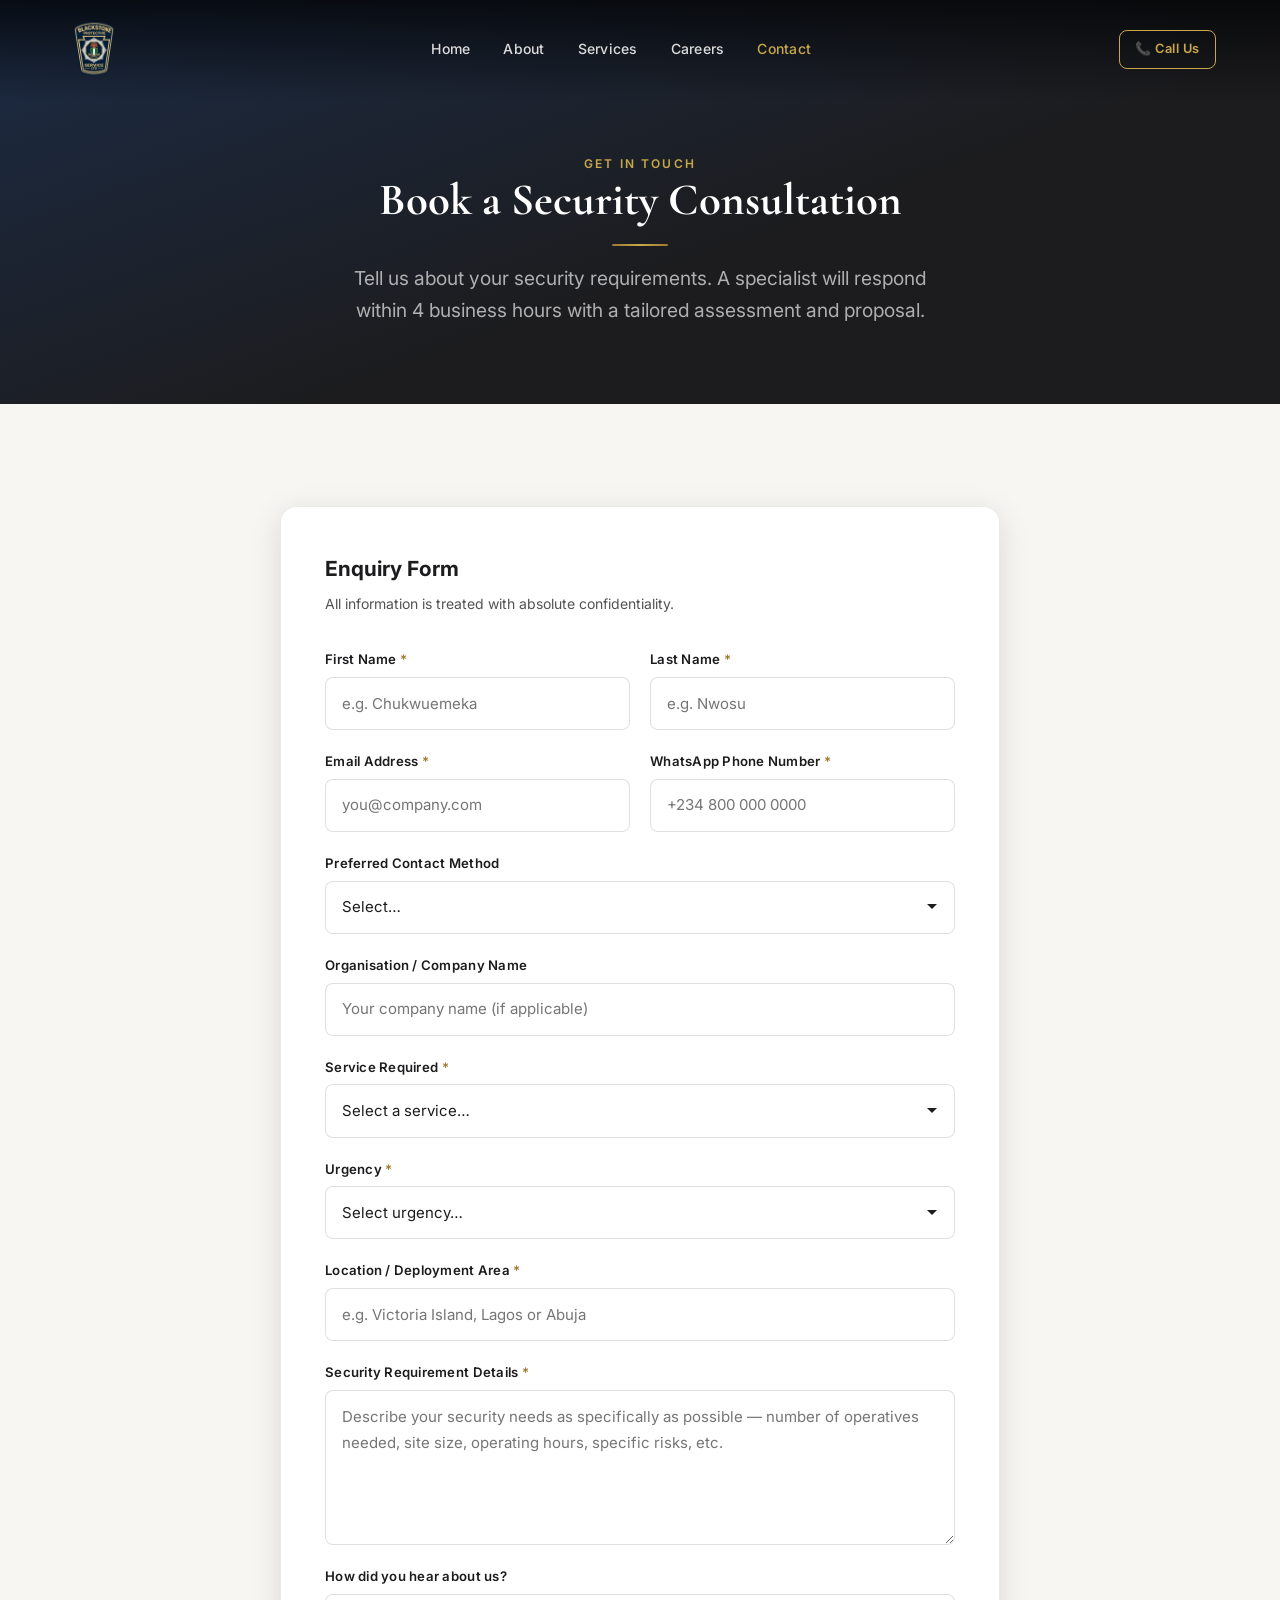
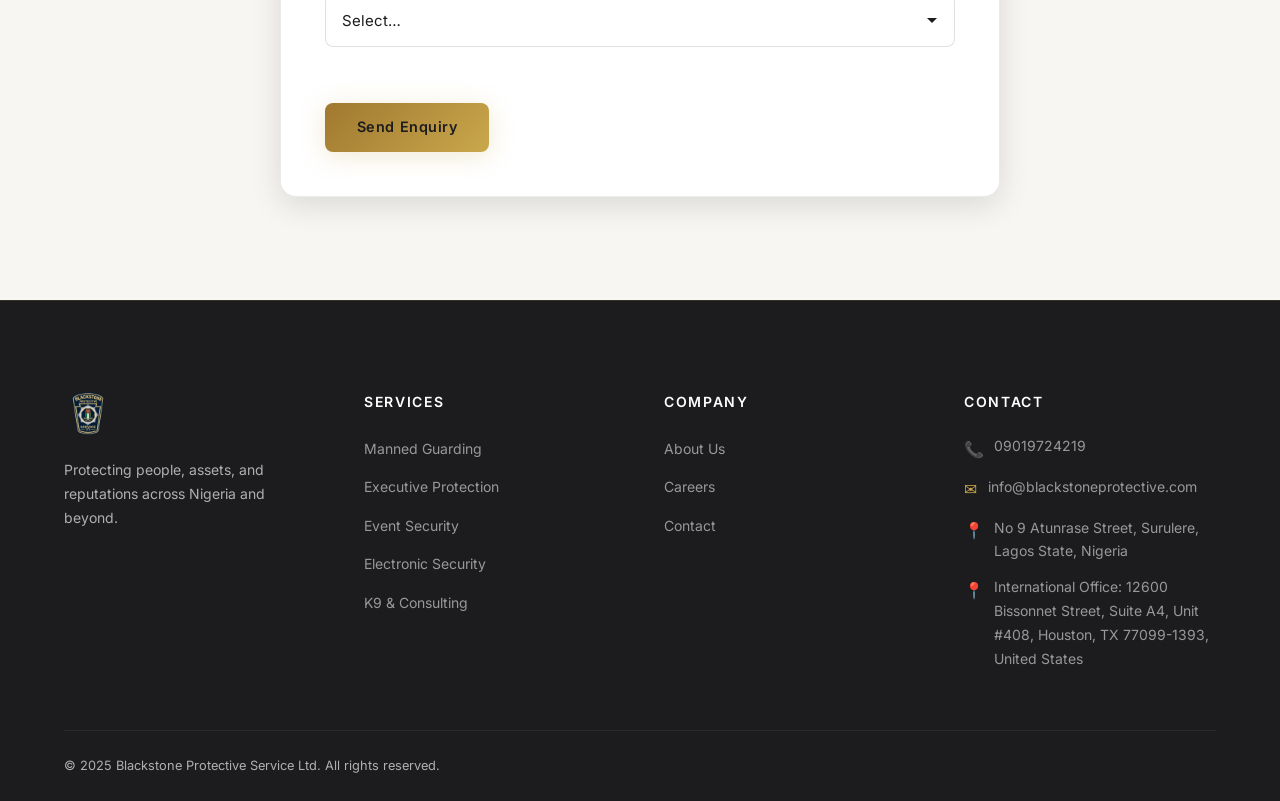
<file: booking.html>
<!DOCTYPE html>
<html lang="en">

<head>
  <meta charset="UTF-8">
  <meta name="viewport" content="width=device-width, initial-scale=1.0">
  <title>Book a Consultation | Blackstone Protective Service Ltd</title>
  <meta name="description"
    content="Book a free, confidential security consultation with Blackstone Protective Service Ltd. Tell us your security needs and we'll respond within 4 hours.">
  <meta name="robots" content="index, follow">
  <link rel="canonical" href="https://blackstoneprotective.com/booking.html">
  <meta property="og:title" content="Book a Security Consultation — Blackstone Protective">
  <meta property="og:description"
    content="Request a free, no-obligation consultation with our security specialists. We respond within 4 hours.">
  <link rel="icon" type="image/x-icon" href="favicon.ico">
  <link rel="shortcut icon" type="image/x-icon" href="favicon.ico">
  <link rel="preconnect" href="https://fonts.googleapis.com">
  <link rel="preconnect" href="https://fonts.gstatic.com" crossorigin>
  <link rel="stylesheet" href="/css/style.css">
  <!-- reCAPTCHA v2 -->
  <script src="https://www.google.com/recaptcha/api.js" async defer></script>
</head>

<body>

  <!-- HEADER -->
  <header id="site-header" role="banner">
    <div class="container header-inner">
      <a href="/" class="site-logo" aria-label="Blackstone Protective — Home">
        <img src="images/logo.png" alt="Blackstone Protective Service Ltd" style="height: 60px; width: auto;">
      </a>
      <nav class="site-nav" aria-label="Main navigation">
        <a href="/">Home</a>
        <a href="/about.html">About</a>
        <a href="/#services">Services</a>
        <a href="/careers.html">Careers</a>
        <a href="/booking.html" class="active">Contact</a>
      </nav>
      <div class="header-cta">
        <a href="tel:09019724219" class="btn btn-outline" style="font-size:0.8rem;padding:0.6em 1.2em;">📞 Call
          Us</a>
      </div>
      <button class="menu-toggle" id="menu-toggle" aria-label="Toggle navigation" aria-expanded="false">
        <span></span><span></span><span></span>
      </button>
    </div>
  </header>

  <nav class="mobile-nav" id="mobile-nav" aria-label="Mobile navigation">
    <a href="/">Home</a><a href="/about.html">About</a><a href="/#services">Services</a>
    <a href="/careers.html">Careers</a><a href="/booking.html">Contact</a>
    <div class="mobile-nav-footer">
      <a href="tel:09019724219" class="btn btn-primary">📞 Call Now</a>
    </div>
  </nav>

  <main id="main-content">

    <!-- PAGE HERO -->
    <section class="page-hero" aria-labelledby="booking-page-title" style="padding-bottom: clamp(3rem, 6vw, 5rem);">
      <div class="container">
        <p class="overline" id="booking-overline">Get In Touch</p>
        <h1 id="booking-page-title">Book a Security Consultation</h1>
        <div class="gold-divider" style="margin: 1rem auto;"></div>
        <p class="subtitle" id="booking-subtitle">Tell us about your security requirements. A specialist responds within
          4 business hours.</p>
      </div>
    </section>

    <!-- BOOKING LAYOUT -->
    <section style="background: var(--off-white);" aria-labelledby="booking-section-title">
      <div class="container">
        <div style="max-width: 720px; margin-inline: auto;">

          <!-- Form -->
          <div class="fade-up">
            <div class="form-card">
              <div id="booking-form-content">
                <p class="form-title" id="booking-form-title">Enquiry Form</p>
                <p class="form-subtitle" id="booking-form-subtitle">All information is treated with absolute
                  confidentiality.</p>

                <!-- Alert -->
                <div class="form-alert" id="booking-form-alert" role="alert" aria-live="polite"></div>

                <form id="booking-form" novalidate autocomplete="off">
                  <!-- HONEYPOT -->
                  <input type="text" name="website" class="hp-field" tabindex="-1" autocomplete="off"
                    aria-hidden="true">

                  <div class="form-grid">
                    <!-- Name row -->
                    <div class="form-grid two-col" style="gap:1.25rem;grid-column:1/-1;">
                      <div class="field-group">
                        <label for="b-firstname">First Name <span class="required">*</span></label>
                        <input type="text" id="b-firstname" name="first_name" required autocomplete="given-name"
                          placeholder="e.g. Chukwuemeka">
                      </div>
                      <div class="field-group">
                        <label for="b-lastname">Last Name <span class="required">*</span></label>
                        <input type="text" id="b-lastname" name="last_name" required autocomplete="family-name"
                          placeholder="e.g. Nwosu">
                      </div>
                    </div>
                    <!-- Contact row -->
                    <div class="form-grid two-col" style="gap:1.25rem;grid-column:1/-1;">
                      <div class="field-group">
                        <label for="b-email">Email Address <span class="required">*</span></label>
                        <input type="email" id="b-email" name="email" required autocomplete="email"
                          placeholder="you@company.com">
                      </div>
                      <div class="field-group">
                        <label for="b-phone">WhatsApp Phone Number <span class="required">*</span></label>
                        <input type="tel" id="b-phone" name="phone" required autocomplete="tel"
                          placeholder="+234 800 000 0000">
                      </div>
                    </div>
                    <!-- Preferred Contact Method -->
                    <div class="field-group" style="grid-column:1/-1;">
                      <label for="b-contact-method">Preferred Contact Method</label>
                      <select id="b-contact-method" name="contact_method">
                        <option value="" disabled selected>Select…</option>
                        <option value="Email">Email</option>
                        <option value="WhatsApp">WhatsApp</option>
                      </select>
                    </div>
                    <!-- Organisation -->
                    <div class="field-group" style="grid-column:1/-1;">
                      <label for="b-org">Organisation / Company Name</label>
                      <input type="text" id="b-org" name="organisation" autocomplete="organization"
                        placeholder="Your company name (if applicable)">
                    </div>
                    <!-- Service -->
                    <div class="field-group" style="grid-column:1/-1;">
                      <label for="b-service">Service Required <span class="required">*</span></label>
                      <select id="b-service" name="service" required>
                        <option value="" disabled selected>Select a service…</option>
                        <!-- Populated by JS -->
                      </select>
                    </div>
                    <!-- Urgency -->
                    <div class="field-group" style="grid-column:1/-1;">
                      <label for="b-urgency">Urgency <span class="required">*</span></label>
                      <select id="b-urgency" name="urgency" required>
                        <option value="" disabled selected>Select urgency…</option>
                        <!-- Populated by JS -->
                      </select>
                    </div>
                    <!-- Location -->
                    <div class="field-group" style="grid-column:1/-1;">
                      <label for="b-location">Location / Deployment Area <span class="required">*</span></label>
                      <input type="text" id="b-location" name="location" required
                        placeholder="e.g. Victoria Island, Lagos or Abuja">
                    </div>
                    <!-- Message -->
                    <div class="field-group" style="grid-column:1/-1;">
                      <label for="b-message">Security Requirement Details <span class="required">*</span></label>
                      <textarea id="b-message" name="message" required rows="5"
                        placeholder="Describe your security needs as specifically as possible — number of operatives needed, site size, operating hours, specific risks, etc."></textarea>
                    </div>
                    <!-- How did you hear -->
                    <div class="field-group" style="grid-column:1/-1;">
                      <label for="b-source">How did you hear about us?</label>
                      <select id="b-source" name="source">
                        <option value="">Select…</option>
                        <option value="Google Search">Google Search</option>
                        <option value="LinkedIn">LinkedIn</option>
                        <option value="Referral">Referral / Word of mouth</option>
                        <option value="Social Media">Social Media</option>
                        <option value="Other">Other</option>
                      </select>
                    </div>
                    <!-- reCAPTCHA -->
                    <div class="field-group" style="grid-column:1/-1;">
                      <div class="recaptcha-wrap">
                        <!-- Replace YOUR_RECAPTCHA_SITE_KEY with your actual public site key -->
                        <div class="g-recaptcha" data-sitekey="6LflydosAAAAAIaOBhjiOOmF3pGaYrfGppLZqf__"
                          id="booking-recaptcha"></div>
                      </div>
                    </div>
                    <!-- Submit -->
                    <div style="grid-column:1/-1;">
                      <button type="submit" class="btn btn-primary" id="booking-submit-btn" data-label="Send Enquiry">
                        Send Enquiry
                      </button>
                    </div>
                  </div>
                </form>
              </div><!-- #booking-form-content -->

              <!-- Success state -->
              <div class="success-overlay" id="booking-form-success">
                <div class="success-icon" aria-hidden="true">✅</div>
                <h3>Enquiry Received!</h3>
                <p>Thank you. A Blackstone security specialist will review your enquiry and respond within 4 business
                  hours. For urgent matters, please call us directly.</p>
                <a href="tel:09019724219" class="btn btn-primary" style="margin-top:1.5rem;">📞 Call Us Now</a>
              </div>

            </div><!-- .form-card -->
          </div>

        </div>
      </div>
    </section>


  </main>

  <!-- FOOTER -->
  <footer role="contentinfo">
    <div class="container">
      <div class="footer-grid">
        <div class="footer-brand">
          <div class="logo-wrap"><img src="/images/logo.png" alt="Blackstone Protective"></div>
          <p>Protecting people, assets, and reputations across Nigeria and beyond.</p>
        </div>
        <div class="footer-col">
          <h4>Services</h4>
          <ul>
            <li><a href="/#services">Manned Guarding</a></li>
            <li><a href="/#services">Executive Protection</a></li>
            <li><a href="/#services">Event Security</a></li>
            <li><a href="/#services">Electronic Security</a></li>
            <li><a href="/#services">K9 &amp; Consulting</a></li>
          </ul>
        </div>
        <div class="footer-col">
          <h4>Company</h4>
          <ul>
            <li><a href="/about.html">About Us</a></li>
            <li><a href="/careers.html">Careers</a></li>
            <li><a href="/booking.html">Contact</a></li>
          </ul>
        </div>
        <div class="footer-col">
          <h4>Contact</h4>
          <div class="footer-contact-item"><span class="icon">📞</span><a href="tel:09019724219">09019724219</a></div>
          <div class="footer-contact-item"><span class="icon">✉️</span><a
              href="mailto:info@blackstoneprotective.com">info@blackstoneprotective.com</a></div>
          <div class="footer-contact-item"><span class="icon">📍</span><span>No 9 Atunrase Street, Surulere, Lagos
              State, Nigeria</span>
          </div>
          <div class="footer-contact-item"><span class="icon">📍</span><span>International Office: 12600 Bissonnet Street, Suite A4, Unit #408, Houston, TX 77099-1393, United States</span>
          </div>
        </div>
      </div>
      <div class="footer-bottom">
        <p>© 2025 Blackstone Protective Service Ltd. All rights reserved.</p>
      </div>
    </div>
  </footer>
  <button id="back-to-top" aria-label="Back to top"
    style="position:fixed;bottom:2rem;right:2rem;width:44px;height:44px;border-radius:50%;background:var(--gold);color:var(--charcoal);font-size:1.2rem;display:flex;align-items:center;justify-content:center;box-shadow:var(--shadow-gold);opacity:0;transform:translateY(10px);transition:opacity 0.3s,transform 0.3s;pointer-events:none;z-index:900;border:none;cursor:pointer;">↑</button>
  <style>
    #back-to-top.visible {
      opacity: 1;
      transform: translateY(0);
      pointer-events: auto;
    }

    .field-group input.invalid,
    .field-group select.invalid,
    .field-group textarea.invalid {
      border-color: #d32f2f;
      box-shadow: 0 0 0 3px rgba(211, 47, 47, 0.12);
    }
  </style>

  <script src="/js/cms-fetch.js"></script>
  <script src="/js/main.js"></script>
  <script src="/js/forms.js"></script>
  <script>
    (async () => {
      const data = await CMS.fetch('booking');
      if (!data) return;

      const setText = (id, val) => { const el = document.getElementById(id); if (el && val != null) el.textContent = val; };

      setText('booking-overline', data.page_hero?.overline);
      setText('booking-page-title', data.page_hero?.title);
      setText('booking-subtitle', data.page_hero?.subtitle);
      setText('booking-form-title', data.form?.title);
      setText('booking-form-subtitle', data.form?.subtitle);

      // Service options
      if (data.form?.services) {
        const sel = document.getElementById('b-service');
        data.form.services.forEach(s => {
          const o = document.createElement('option');
          o.value = s; o.textContent = s;
          sel.appendChild(o);
        });
      }

      // Urgency options
      if (data.form?.urgency_options) {
        const sel = document.getElementById('b-urgency');
        data.form.urgency_options.forEach(u => {
          const o = document.createElement('option');
          o.value = u; o.textContent = u;
          sel.appendChild(o);
        });
      }

      // Pre-fill service from URL
      const urlParams = new URLSearchParams(window.location.search);
      const preService = urlParams.get('service');
      if (preService) {
        const sel = document.getElementById('b-service');
        if (sel) sel.value = preService;
      }

      // Init 4-tier secure form
      initForm({ formId: 'booking-form', type: 'booking' });

      CMS.observeFade();
    })();
  </script>
</body>

</html>
</file>
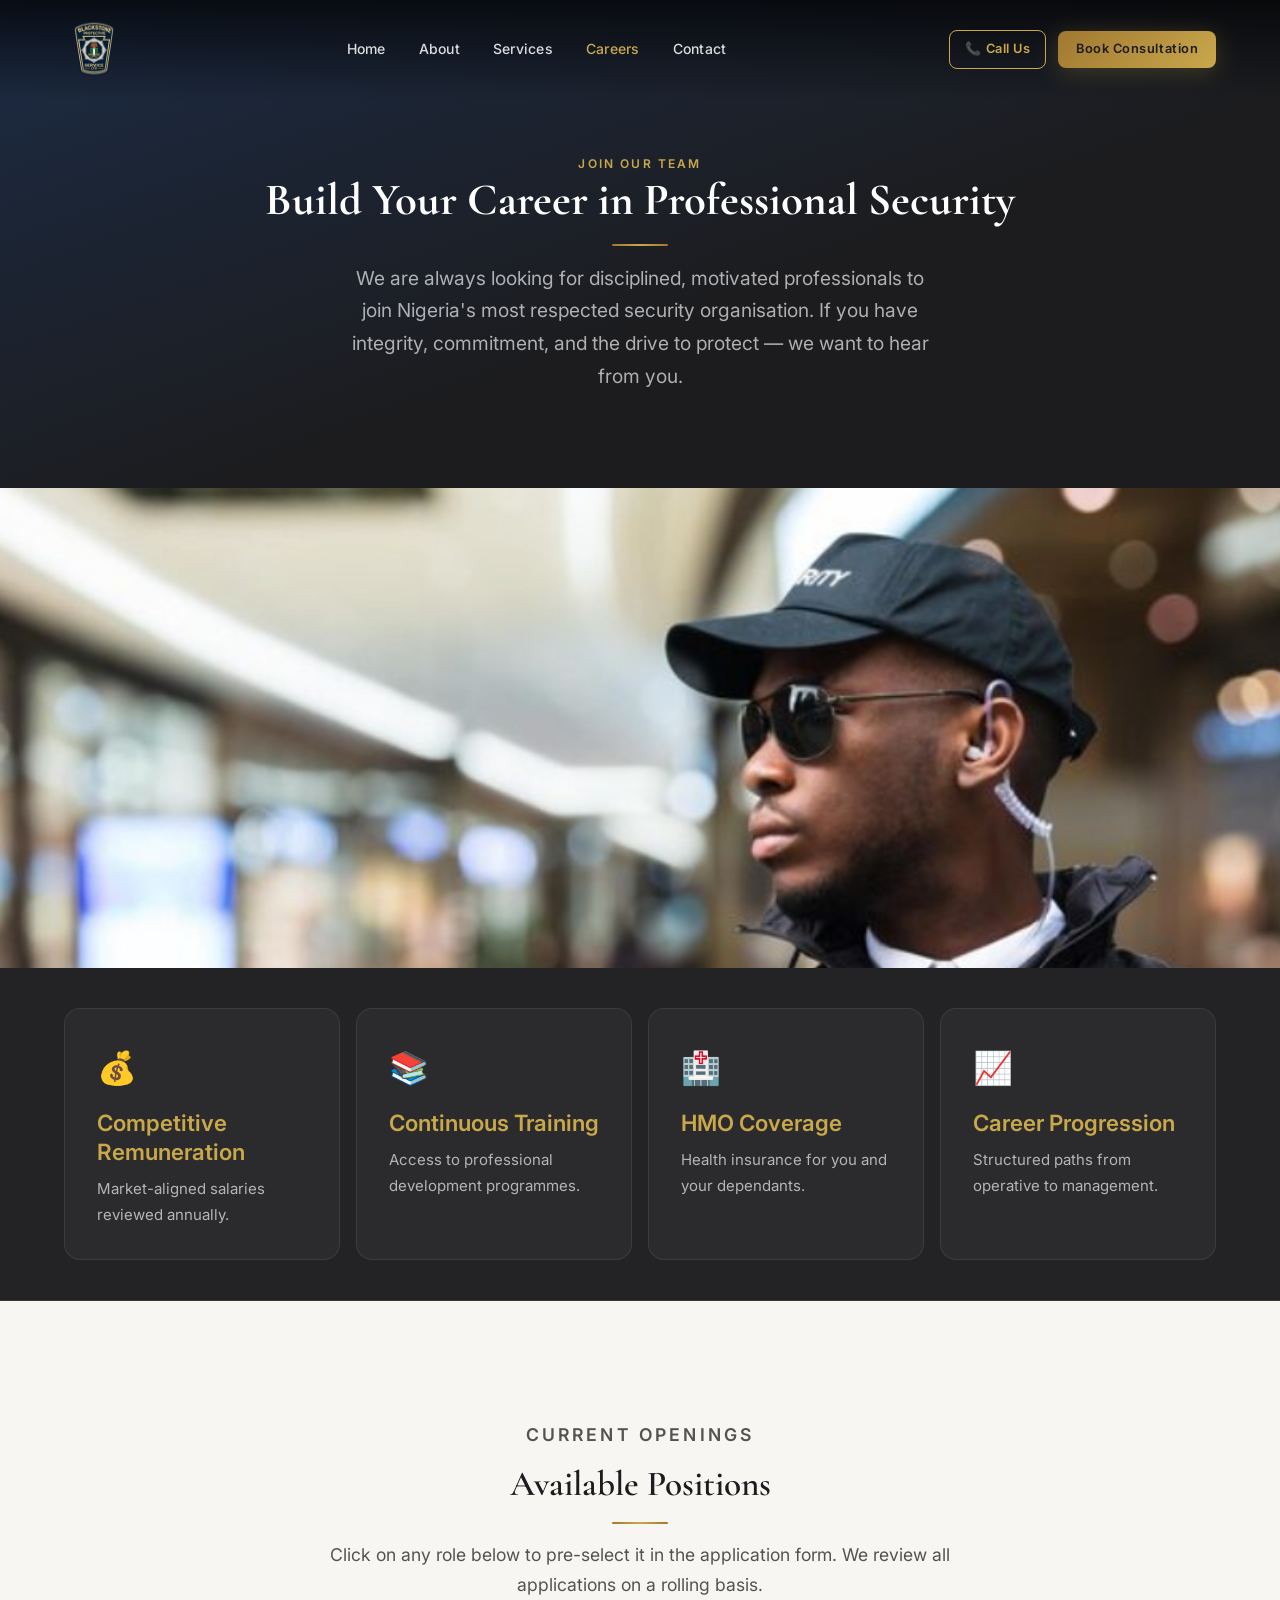
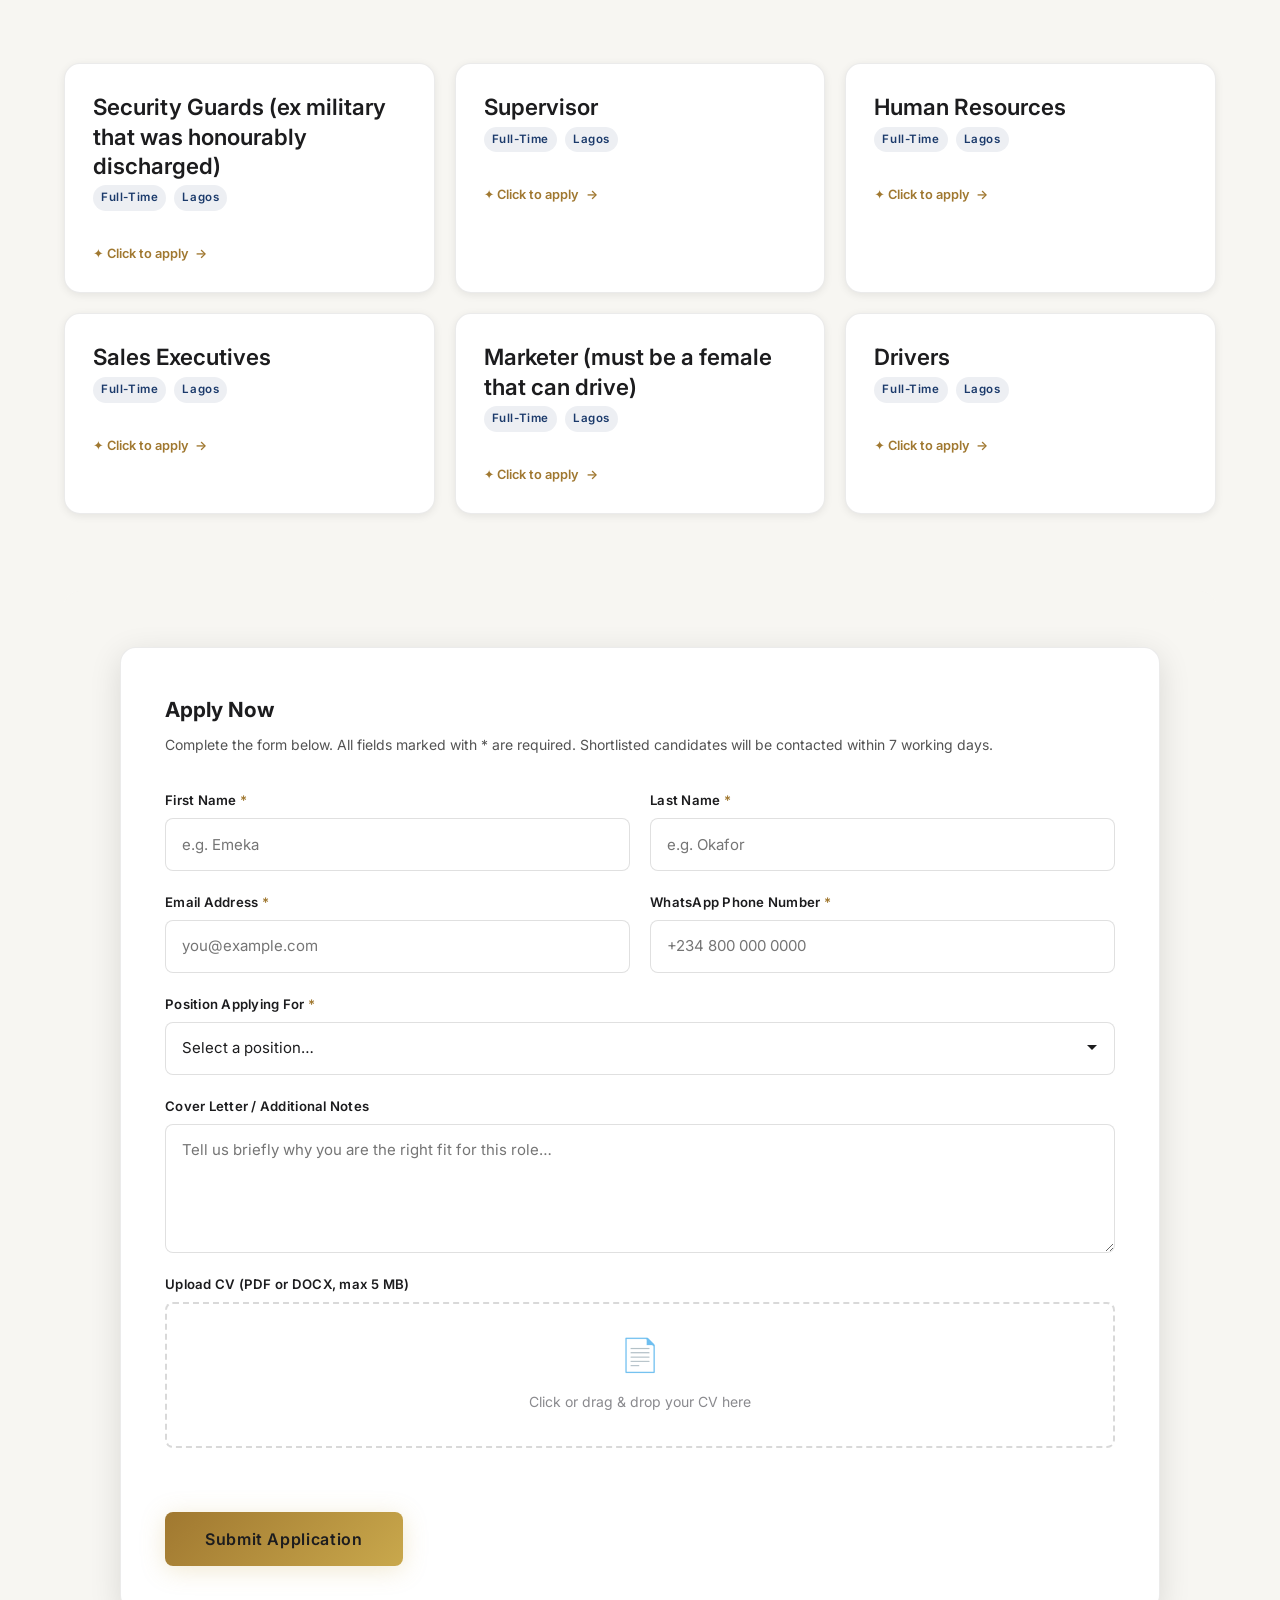
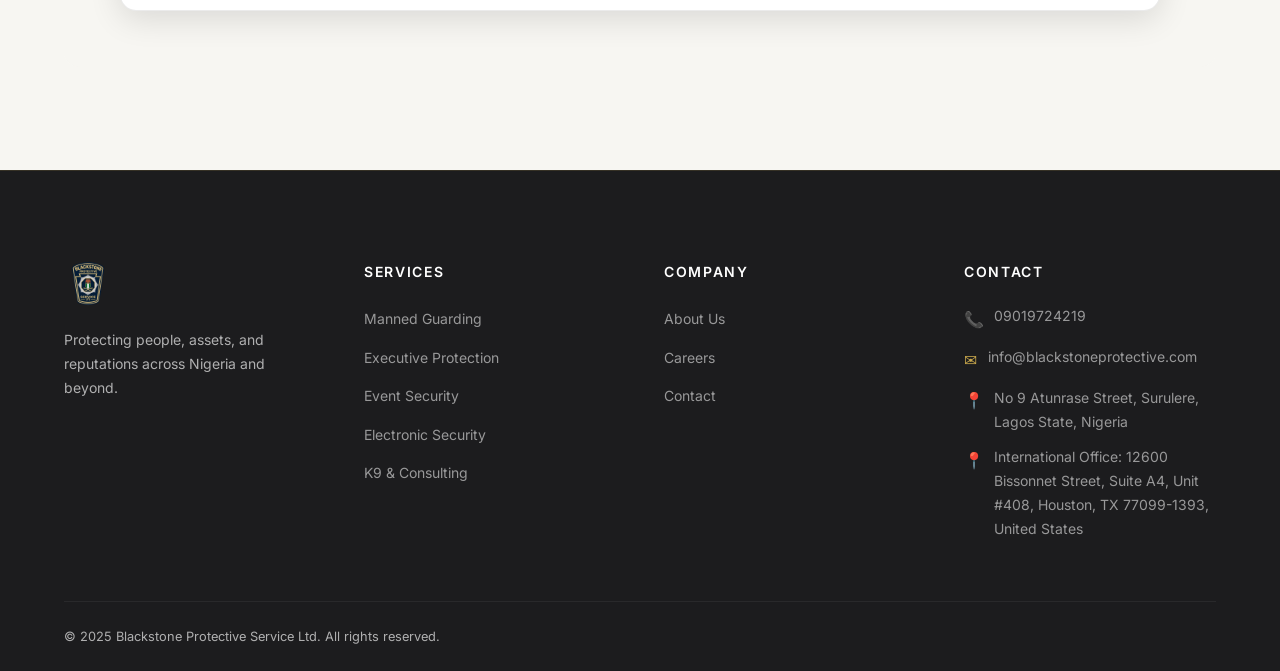
<file: careers.html>
<!DOCTYPE html>
<html lang="en">

<head>
  <meta charset="UTF-8">
  <meta name="viewport" content="width=device-width, initial-scale=1.0">
  <title>Careers | Blackstone Protective Service Ltd</title>
  <meta name="description"
    content="Careers at Blackstone Protective Service Ltd — Security Guard, Supervisor, HR, Sales, Marketing, and Driver positions available. Apply online.">
  <meta name="robots" content="index, follow">
  <link rel="canonical" href="https://blackstoneprotective.com/careers.html">
  <meta property="og:title" content="Careers — Blackstone Protective Service Ltd">
  <meta property="og:description"
    content="Join Nigeria's premier security company. View current openings and apply now.">
  <link rel="icon" type="image/x-icon" href="favicon.ico">
  <link rel="shortcut icon" type="image/x-icon" href="favicon.ico">
  <link rel="preconnect" href="https://fonts.googleapis.com">
  <link rel="preconnect" href="https://fonts.gstatic.com" crossorigin>
  <link rel="stylesheet" href="/css/style.css">
  <!-- reCAPTCHA v2 -->
  <script src="https://www.google.com/recaptcha/api.js" async defer></script>
</head>

<body>

  <!-- HEADER -->
  <header id="site-header" role="banner">
    <div class="container header-inner">
      <a href="/" class="site-logo" aria-label="Blackstone Protective — Home">
        <img src="images/logo.png" alt="Blackstone Protective Service Ltd" style="height: 60px; width: auto;">
      </a>
      <nav class="site-nav" aria-label="Main navigation">
        <a href="/">Home</a>
        <a href="/about.html">About</a>
        <a href="/#services">Services</a>
        <a href="/careers.html" class="active">Careers</a>
        <a href="/booking.html">Contact</a>
      </nav>
      <div class="header-cta">
        <a href="tel:09019724219" class="btn btn-outline" style="font-size:0.8rem;padding:0.6em 1.2em;">📞 Call
          Us</a>
        <a href="/booking.html" class="btn btn-primary" style="font-size:0.8rem;padding:0.6em 1.4em;">Book
          Consultation</a>
      </div>
      <button class="menu-toggle" id="menu-toggle" aria-label="Toggle navigation" aria-expanded="false">
        <span></span><span></span><span></span>
      </button>
    </div>
  </header>

  <nav class="mobile-nav" id="mobile-nav" aria-label="Mobile navigation">
    <a href="/">Home</a><a href="/about.html">About</a><a href="/#services">Services</a>
    <a href="/careers.html">Careers</a><a href="/booking.html">Contact</a>
    <div class="mobile-nav-footer">
      <a href="/booking.html" class="btn btn-primary">Book Consultation</a>
    </div>
  </nav>

  <main id="main-content">

    <!-- PAGE HERO -->
    <section class="page-hero" aria-labelledby="careers-page-title">
      <div class="container">
        <p class="overline" id="careers-overline">Join Our Team</p>
        <h1 id="careers-page-title">Build Your Career in Professional Security</h1>
        <div class="gold-divider" style="margin: 1rem auto;"></div>
        <p class="subtitle" id="careers-subtitle">We are always looking for disciplined, motivated professionals. If you
          have integrity, commitment, and the drive to protect — we want to hear from you.</p>
      </div>
    </section>

    <!-- CAREERS IMAGE -->
    <div style="width:100%; max-height: 480px; overflow:hidden; background: var(--charcoal);">
      <img id="careers-hero-img" src="/images/uploads/careers-security-operative.jpeg"
        alt="Male security operative in black jacket with sunglasses and earpiece, arms crossed"
        style="width:100%; height:480px; object-fit:cover; object-position:center top; display:block;" loading="lazy">
    </div>

    <!-- EMPLOYEE VALUE STRIP -->
    <div
      style="background: var(--charcoal-800); padding-block: 2.5rem; border-bottom: 1px solid rgba(201,168,76,0.15);">
      <div class="container">
        <div class="why-grid" id="values-strip" style="gap:1rem;">
          <!-- Populated by JS -->
        </div>
      </div>
    </div>

    <!-- JOB LISTINGS + APPLICATION FORM -->
    <section style="background: var(--off-white);" aria-labelledby="jobs-title">
      <div class="container">

        <div class="section-header fade-up">
          <p class="overline">Current Openings</p>
          <h2 id="jobs-title">Available Positions</h2>
          <div class="gold-divider"></div>
          <p id="jobs-intro">Click on any role to pre-fill it in the application form below.</p>
        </div>

        <!-- Job cards -->
        <div class="careers-grid fade-up" id="jobs-grid">
          <!-- Populated by JS -->
        </div>

        <!-- Application form -->
        <div class="careers-form-section fade-up">
          <div class="form-card">

            <div id="careers-form-content">
              <p class="form-title" id="application-form-title">Apply Now</p>
              <p class="form-subtitle" id="application-form-subtitle">Complete the form below. Shortlisted candidates
                are contacted within 7 working days.</p>

              <!-- Alert -->
              <div class="form-alert" id="careers-form-alert" role="alert" aria-live="polite"></div>

              <form id="careers-form" novalidate autocomplete="off">
                <!-- HONEYPOT — hidden from real users -->
                <input type="text" name="website" class="hp-field" tabindex="-1" autocomplete="off" aria-hidden="true">

                <div class="form-grid">
                  <!-- Row 1 -->
                  <div class="form-grid two-col" style="gap:1.25rem; grid-column:1/-1;">
                    <div class="field-group">
                      <label for="c-firstname">First Name <span class="required">*</span></label>
                      <input type="text" id="c-firstname" name="first_name" required autocomplete="given-name"
                        placeholder="e.g. Emeka">
                    </div>
                    <div class="field-group">
                      <label for="c-lastname">Last Name <span class="required">*</span></label>
                      <input type="text" id="c-lastname" name="last_name" required autocomplete="family-name"
                        placeholder="e.g. Okafor">
                    </div>
                  </div>
                  <!-- Row 2 -->
                  <div class="form-grid two-col" style="gap:1.25rem; grid-column:1/-1;">
                    <div class="field-group">
                      <label for="c-email">Email Address <span class="required">*</span></label>
                      <input type="email" id="c-email" name="email" required autocomplete="email"
                        placeholder="you@example.com">
                    </div>
                    <div class="field-group">
                      <label for="c-phone">WhatsApp Phone Number <span class="required">*</span></label>
                      <input type="tel" id="c-phone" name="phone" required autocomplete="tel"
                        placeholder="+234 800 000 0000">
                    </div>
                  </div>
                  <!-- Position -->
                  <div class="field-group" style="grid-column:1/-1;">
                    <label for="c-position">Position Applying For <span class="required">*</span></label>
                    <select id="c-position" name="position" required>
                      <option value="" disabled selected>Select a position…</option>
                      <!-- Populated by JS from careers.json -->
                    </select>
                  </div>
                  <!-- Cover message -->
                  <div class="field-group" style="grid-column:1/-1;">
                    <label for="c-message">Cover Letter / Additional Notes</label>
                    <textarea id="c-message" name="message"
                      placeholder="Tell us briefly why you are the right fit for this role…" rows="4"></textarea>
                  </div>
                  <!-- CV upload -->
                  <div class="field-group" style="grid-column:1/-1;">
                    <label>Upload CV (PDF or DOCX, max 5 MB)</label>
                    <div class="file-upload-area" role="button" tabindex="0" aria-label="Click to upload CV"
                      id="cv-upload-area">
                      <input type="file" id="c-cv" name="cv" accept=".pdf,.docx,.doc">
                      <div class="upload-icon" aria-hidden="true">📄</div>
                      <p>Click or drag &amp; drop your CV here</p>
                      <p class="file-name" id="cv-file-name"></p>
                    </div>
                  </div>
                  <!-- reCAPTCHA -->
                  <div class="field-group" style="grid-column:1/-1;">
                    <div class="recaptcha-wrap">
                      <!-- Replace YOUR_RECAPTCHA_SITE_KEY with your actual public site key from Google reCAPTCHA admin -->
                      <div class="g-recaptcha" data-sitekey="6LflydosAAAAAIaOBhjiOOmF3pGaYrfGppLZqf__"
                        id="careers-recaptcha"></div>
                    </div>
                  </div>
                  <!-- Submit -->
                  <div style="grid-column:1/-1;">
                    <button type="submit" class="btn btn-primary form-submit" id="careers-submit-btn"
                      data-label="Submit Application">
                      Submit Application
                    </button>
                  </div>
                </div>
              </form>
            </div>

            <!-- Success state -->
            <div class="success-overlay" id="careers-form-success">
              <div class="success-icon" aria-hidden="true">✅</div>
              <h3>Application Received!</h3>
              <p>Thank you for applying to Blackstone Protective Service Ltd. We review all applications carefully. If
                your profile matches our requirements, a member of our team will be in contact within 7 working days.
              </p>
              <button class="btn btn-outline reset-btn" id="careers-reset-btn"
                onclick="document.getElementById('careers-form-success').classList.remove('visible'); document.getElementById('careers-form-content').style.display='';">Submit
                Another Application</button>
            </div>

          </div><!-- .form-card -->
        </div><!-- .careers-form-section -->
      </div>
    </section>

  </main>

  <!-- FOOTER -->
  <footer role="contentinfo">
    <div class="container">
      <div class="footer-grid">
        <div class="footer-brand">
          <div class="logo-wrap"><img src="/images/logo.png" alt="Blackstone Protective"></div>
          <p>Protecting people, assets, and reputations across Nigeria and beyond.</p>
        </div>
        <div class="footer-col">
          <h4>Services</h4>
          <ul>
            <li><a href="/#services">Manned Guarding</a></li>
            <li><a href="/#services">Executive Protection</a></li>
            <li><a href="/#services">Event Security</a></li>
            <li><a href="/#services">Electronic Security</a></li>
            <li><a href="/#services">K9 &amp; Consulting</a></li>
          </ul>
        </div>
        <div class="footer-col">
          <h4>Company</h4>
          <ul>
            <li><a href="/about.html">About Us</a></li>
            <li><a href="/careers.html">Careers</a></li>
            <li><a href="/booking.html">Contact</a></li>
          </ul>
        </div>
        <div class="footer-col">
          <h4>Contact</h4>
          <div class="footer-contact-item"><span class="icon">📞</span><a href="tel:09019724219">09019724219</a></div>
          <div class="footer-contact-item"><span class="icon">✉️</span><a
              href="mailto:info@blackstoneprotective.com">info@blackstoneprotective.com</a></div>
          <div class="footer-contact-item"><span class="icon">📍</span><span>No 9 Atunrase Street, Surulere, Lagos
              State, Nigeria</span>
          </div>
          <div class="footer-contact-item"><span class="icon">📍</span><span>International Office: 12600 Bissonnet Street, Suite A4, Unit #408, Houston, TX 77099-1393, United States</span>
          </div>
        </div>
      </div>
      <div class="footer-bottom">
        <p>© 2025 Blackstone Protective Service Ltd. All rights reserved.</p>
      </div>
    </div>
  </footer>
  <button id="back-to-top" aria-label="Back to top"
    style="position:fixed;bottom:2rem;right:2rem;width:44px;height:44px;border-radius:50%;background:var(--gold);color:var(--charcoal);font-size:1.2rem;display:flex;align-items:center;justify-content:center;box-shadow:var(--shadow-gold);opacity:0;transform:translateY(10px);transition:opacity 0.3s,transform 0.3s;pointer-events:none;z-index:900;border:none;cursor:pointer;">↑</button>
  <style>
    #back-to-top.visible {
      opacity: 1;
      transform: translateY(0);
      pointer-events: auto;
    }

    .field-group input.invalid,
    .field-group select.invalid,
    .field-group textarea.invalid {
      border-color: #d32f2f;
      box-shadow: 0 0 0 3px rgba(211, 47, 47, 0.12);
    }

    .job-card.selected {
      border-color: var(--gold);
      box-shadow: var(--shadow-gold);
    }
  </style>

  <script src="/js/cms-fetch.js"></script>
  <script src="/js/main.js"></script>
  <script src="/js/forms.js"></script>
  <script>
    (async () => {
      const data = await CMS.fetch('careers');
      if (!data) return;

      const setText = (id, val) => { const el = document.getElementById(id); if (el && val != null) el.textContent = val; };

      setText('careers-overline', data.page_hero?.overline);
      setText('careers-page-title', data.page_hero?.title);
      setText('careers-subtitle', data.page_hero?.subtitle);
      setText('jobs-intro', data.intro?.body);

      // Careers hero image
      if (data.page_hero?.hero_image) {
        const heroImg = document.getElementById('careers-hero-img');
        if (heroImg) { heroImg.src = data.page_hero.hero_image; heroImg.alt = data.page_hero.hero_image_alt || ''; }
      }

      // Employee value strip
      if (data.values_strip?.items) {
        document.getElementById('values-strip').innerHTML = data.values_strip.items.map((item, i) => `
      <div class="why-card fade-up delay-${i + 1}" id="value-${i}">
        <div style="font-size:2rem;margin-bottom:0.75rem;">${item.icon}</div>
        <h3 style="color:var(--gold);">${item.title}</h3>
        <p>${item.body}</p>
      </div>
    `).join('');
      }

      // Position dropdown
      if (data.form_section?.position_options) {
        const sel = document.getElementById('c-position');
        data.form_section.position_options.forEach(opt => {
          const o = document.createElement('option');
          o.value = opt; o.textContent = opt;
          sel.appendChild(o);
        });
      }

      // Form titles
      setText('application-form-title', data.form_section?.title);
      setText('application-form-subtitle', data.form_section?.subtitle);

      // Job cards
      if (data.jobs) {
        document.getElementById('jobs-grid').innerHTML = data.jobs.map((job, i) => `
      <div class="job-card fade-up delay-${(i % 3) + 1}" id="job-${job.id}" role="button" tabindex="0"
           aria-label="Apply for ${job.title}" data-position="${job.title}">
        <h3>${job.title}</h3>
        <div class="job-meta">
          <span class="job-tag">${job.type}</span>
          <span class="job-tag">${job.location}</span>
        </div>
        <div class="apply-hint">✦ Click to apply <span aria-hidden="true">→</span></div>
      </div>
    `).join('');

        // Job card click → select position in form
        document.querySelectorAll('.job-card').forEach(card => {
          const selectCard = () => {
            document.querySelectorAll('.job-card').forEach(c => c.classList.remove('selected'));
            card.classList.add('selected');
            const pos = card.getAttribute('data-position');
            const sel = document.getElementById('c-position');
            if (sel) sel.value = pos;
            // Smooth scroll to form
            const form = document.querySelector('.careers-form-section');
            if (form) {
              const headerH = document.getElementById('site-header')?.offsetHeight || 80;
              const y = form.getBoundingClientRect().top + window.scrollY - headerH - 24;
              window.scrollTo({ top: y, behavior: 'smooth' });
            }
          };
          card.addEventListener('click', selectCard);
          card.addEventListener('keydown', e => { if (e.key === 'Enter' || e.key === ' ') { e.preventDefault(); selectCard(); } });
        });
      }

      // Pre-select from URL query param
      const urlParams = new URLSearchParams(window.location.search);
      const prePos = urlParams.get('position');
      if (prePos) {
        const sel = document.getElementById('c-position');
        if (sel) sel.value = prePos;
      }

      // Init 4-tier secure form
      initForm({ formId: 'careers-form', type: 'careers' });

      CMS.observeFade();
    })();
  </script>
</body>

</html>
</file>
<file: css/style.css>
/* ============================================================
   BLACKSTONE PROTECTIVE SERVICE LTD — GLOBAL STYLESHEET
   Charcoal · White · Gold accent
   Mobile-first | CSS Grid + Flexbox | CSS clamp() typography
   ============================================================ */

/* ── Google Fonts ── */
@import url('https://fonts.googleapis.com/css2?family=Cormorant+Garamond:wght@400;600;700&family=Inter:wght@300;400;500;600;700&display=swap');

/* ── Design Tokens ── */
:root {
  --charcoal: #1C1C1E;
  --charcoal-800: #232325;
  --charcoal-700: #2C2C2E;
  --charcoal-600: #3A3A3C;
  --gold: #C9A84C;
  --gold-light: #E0C46A;
  --gold-dark: #A07830;
  --sec-blue: #1B3A6B;
  --sec-blue-light: #2D5FA6;
  --white: #FFFFFF;
  --off-white: #F7F6F2;
  --text-primary: #1C1C1E;
  --text-secondary: #535353;
  --text-muted: #8A8A8E;
  --text-on-dark: #F0EEE8;
  --border: rgba(201, 168, 76, 0.2);
  --border-subtle: rgba(255, 255, 255, 0.08);
  --shadow-sm: 0 2px 8px rgba(0, 0, 0, 0.08);
  --shadow-md: 0 8px 32px rgba(0, 0, 0, 0.12);
  --shadow-lg: 0 20px 60px rgba(0, 0, 0, 0.18);
  --shadow-gold: 0 4px 24px rgba(201, 168, 76, 0.25);
  --radius-sm: 4px;
  --radius-md: 8px;
  --radius-lg: 16px;
  --transition: 0.3s cubic-bezier(0.4, 0, 0.2, 1);
  --transition-slow: 0.6s cubic-bezier(0.4, 0, 0.2, 1);
  --section-pad: clamp(4rem, 8vw, 8rem);
  --container: min(90%, 1200px);
  --font-display: 'Cormorant Garamond', Georgia, serif;
  --font-body: 'Inter', system-ui, sans-serif;
}

/* ── Reset & Base ── */
*,
*::before,
*::after {
  box-sizing: border-box;
  margin: 0;
  padding: 0;
}

html {
  scroll-behavior: smooth;
  -webkit-text-size-adjust: 100%;
}

body {
  font-family: var(--font-body);
  font-size: clamp(0.9375rem, 1.5vw, 1.0625rem);
  line-height: 1.7;
  color: var(--text-primary);
  background: var(--white);
  overflow-x: hidden;
}

img {
  max-width: 100%;
  height: auto;
  display: block;
}

a {
  text-decoration: none;
  color: inherit;
}

ul,
ol {
  list-style: none;
}

button {
  cursor: pointer;
  font-family: var(--font-body);
  border: none;
  background: none;
}

input,
select,
textarea,
button {
  font: inherit;
}

/* ── Utility ── */
.container {
  width: var(--container);
  margin-inline: auto;
}

.visually-hidden {
  position: absolute;
  width: 1px;
  height: 1px;
  padding: 0;
  margin: -1px;
  overflow: hidden;
  clip: rect(0, 0, 0, 0);
  white-space: nowrap;
  border: 0;
}

/* Honeypot */
.hp-field {
  display: none !important;
  visibility: hidden;
  height: 0;
  width: 0;
  position: absolute;
  left: -9999px;
}

/* ── Typography Scale ── */
.display-1 {
  font-family: var(--font-display);
  font-size: clamp(2.8rem, 6vw, 5.5rem);
  font-weight: 700;
  line-height: 1.1;
  letter-spacing: -0.02em;
}

.display-2 {
  font-family: var(--font-display);
  font-size: clamp(2rem, 4.5vw, 3.8rem);
  font-weight: 700;
  line-height: 1.15;
  letter-spacing: -0.015em;
}

h1 {
  font-family: var(--font-display);
  font-size: clamp(1.8rem, 3.5vw, 2.8rem);
  font-weight: 700;
  line-height: 1.2;
}

h2 {
  font-family: var(--font-display);
  font-size: clamp(1.5rem, 2.8vw, 2.2rem);
  font-weight: 600;
  line-height: 1.25;
}

h3 {
  font-size: clamp(1.1rem, 2vw, 1.4rem);
  font-weight: 600;
  line-height: 1.3;
}

h4 {
  font-size: clamp(1rem, 1.5vw, 1.15rem);
  font-weight: 600;
}

.overline {
  font-size: 0.75rem;
  font-weight: 600;
  letter-spacing: 0.18em;
  text-transform: uppercase;
  color: var(--gold);
}

/* ── Section Layout ── */
section {
  padding-block: var(--section-pad);
  position: relative;
}

.section-header {
  text-align: center;
  max-width: 680px;
  margin-inline: auto;
  margin-bottom: clamp(2.5rem, 5vw, 4rem);
}

.section-header p {
  margin-top: 1rem;
  color: var(--text-secondary);
  font-size: clamp(0.95rem, 1.5vw, 1.1rem);
}

.section-header .overline {
  margin-bottom: 0.75rem;
}

/* ── Gold Divider ── */
.gold-divider {
  width: 3.5rem;
  height: 2px;
  background: linear-gradient(90deg, var(--gold-dark), var(--gold), var(--gold-dark));
  margin: 1rem auto 0;
  border-radius: 2px;
}

.gold-divider.left {
  margin-left: 0;
}

/* ── Buttons ── */
.btn {
  display: inline-flex;
  align-items: center;
  gap: 0.5rem;
  padding: 0.85em 2.2em;
  font-size: 0.9rem;
  font-weight: 600;
  letter-spacing: 0.04em;
  border-radius: var(--radius-md);
  transition: var(--transition);
  white-space: nowrap;
}

.btn-primary {
  background: linear-gradient(135deg, var(--gold-dark), var(--gold));
  color: var(--charcoal);
  box-shadow: var(--shadow-gold);
}

.btn-primary:hover {
  background: linear-gradient(135deg, var(--gold), var(--gold-light));
  transform: translateY(-2px);
  box-shadow: 0 8px 30px rgba(201, 168, 76, 0.4);
}

.btn-outline {
  border: 1.5px solid var(--gold);
  color: var(--gold);
  background: transparent;
}

.btn-outline:hover {
  background: var(--gold);
  color: var(--charcoal);
  transform: translateY(-2px);
}

.btn-dark {
  background: var(--charcoal);
  color: var(--white);
}

.btn-dark:hover {
  background: var(--charcoal-700);
  transform: translateY(-2px);
  box-shadow: var(--shadow-md);
}

.btn-white {
  background: var(--white);
  color: var(--charcoal);
  font-weight: 600;
}

.btn-white:hover {
  background: var(--off-white);
  transform: translateY(-2px);
}

/* ── Loading Skeleton ── */
.skeleton {
  background: linear-gradient(90deg, #e8e8e8 25%, #f2f2f2 50%, #e8e8e8 75%);
  background-size: 200% 100%;
  animation: skeleton-pulse 1.5s ease-in-out infinite;
  border-radius: var(--radius-sm);
}

@keyframes skeleton-pulse {
  0% {
    background-position: 200% 0;
  }

  100% {
    background-position: -200% 0;
  }
}

/* ── Fade-in Animation ── */
.fade-up {
  opacity: 0;
  transform: translateY(30px);
  transition: opacity 0.7s ease, transform 0.7s ease;
}

.fade-up.in-view {
  opacity: 1;
  transform: translateY(0);
}

.fade-up.delay-1 {
  transition-delay: 0.1s;
}

.fade-up.delay-2 {
  transition-delay: 0.2s;
}

.fade-up.delay-3 {
  transition-delay: 0.3s;
}

.fade-up.delay-4 {
  transition-delay: 0.4s;
}

/* ============================================================
   HEADER
   ============================================================ */
#site-header {
  position: fixed;
  top: 0;
  left: 0;
  right: 0;
  z-index: 1000;
  padding-block: 1.2rem;
  transition: background var(--transition), box-shadow var(--transition), padding var(--transition);
}

#site-header.scrolled {
  background: rgba(28, 28, 30, 0.97);
  backdrop-filter: blur(12px);
  -webkit-backdrop-filter: blur(12px);
  box-shadow: 0 1px 0 rgba(201, 168, 76, 0.2), 0 4px 24px rgba(0, 0, 0, 0.3);
  padding-block: 0.8rem;
}

#site-header.at-top {
  background: linear-gradient(180deg, rgba(0, 0, 0, 0.7) 0%, transparent 100%);
}

.header-inner {
  display: flex;
  align-items: center;
  justify-content: space-between;
  gap: 2rem;
}

.site-logo {
  flex-shrink: 0;
  display: flex;
  align-items: center;
}

.site-logo img {
  height: clamp(36px, 5vw, 52px);
  width: auto;
  object-fit: contain;
  transition: opacity var(--transition);
}

.site-logo:hover img {
  opacity: 0.85;
}

/* Logo text fallback */
.logo-text {
  font-family: var(--font-display);
  font-size: clamp(1.1rem, 2vw, 1.5rem);
  font-weight: 700;
  color: var(--white);
  letter-spacing: 0.05em;
  display: flex;
  flex-direction: column;
  line-height: 1.1;
}

.logo-text span {
  font-size: 0.55em;
  font-weight: 400;
  letter-spacing: 0.2em;
  color: var(--gold);
}

/* Nav */
.site-nav {
  display: none;
}

@media (min-width: 900px) {
  .site-nav {
    display: flex;
    align-items: center;
    gap: 0.25rem;
  }
}

.site-nav a {
  padding: 0.5rem 0.9rem;
  font-size: 0.875rem;
  font-weight: 500;
  color: rgba(255, 255, 255, 0.85);
  border-radius: var(--radius-sm);
  transition: color var(--transition), background var(--transition);
  letter-spacing: 0.02em;
}

.site-nav a:hover,
.site-nav a.active {
  color: var(--gold);
}

.header-cta {
  display: none;
}

@media (min-width: 900px) {
  .header-cta {
    display: flex;
    align-items: center;
    gap: 0.75rem;
  }
}

/* Mobile menu toggle */
.menu-toggle {
  display: flex;
  flex-direction: column;
  justify-content: center;
  gap: 5px;
  width: 36px;
  height: 36px;
  padding: 4px;
  cursor: pointer;
  background: none;
  border: none;
  border-radius: var(--radius-sm);
  transition: background var(--transition);
}

.menu-toggle:hover {
  background: rgba(255, 255, 255, 0.1);
}

.menu-toggle span {
  display: block;
  width: 100%;
  height: 2px;
  background: var(--white);
  border-radius: 2px;
  transition: transform var(--transition), opacity var(--transition);
}

.menu-toggle.open span:nth-child(1) {
  transform: translateY(7px) rotate(45deg);
}

.menu-toggle.open span:nth-child(2) {
  opacity: 0;
  transform: scaleX(0);
}

.menu-toggle.open span:nth-child(3) {
  transform: translateY(-7px) rotate(-45deg);
}

@media (min-width: 900px) {
  .menu-toggle {
    display: none;
  }
}

/* Mobile nav drawer */
.mobile-nav {
  display: none;
  position: fixed;
  top: 0;
  left: 0;
  right: 0;
  bottom: 0;
  z-index: 999;
  background: rgba(28, 28, 30, 0.98);
  backdrop-filter: blur(20px);
  flex-direction: column;
  align-items: center;
  justify-content: center;
  gap: 0.5rem;
  padding: 2rem;
}

.mobile-nav.open {
  display: flex;
}

.mobile-nav a {
  font-family: var(--font-display);
  font-size: clamp(1.6rem, 4vw, 2.2rem);
  font-weight: 600;
  color: var(--white);
  padding: 0.5rem 1rem;
  transition: color var(--transition);
  text-align: center;
}

.mobile-nav a:hover {
  color: var(--gold);
}

.mobile-nav-footer {
  margin-top: 2rem;
  display: flex;
  flex-direction: column;
  align-items: center;
  gap: 1rem;
}

/* ============================================================
   HERO SECTION
   ============================================================ */
.hero {
  position: relative;
  min-height: 100svh;
  display: flex;
  align-items: center;
  overflow: hidden;
  padding-top: 5rem;
}

.hero-bg {
  position: absolute;
  inset: 0;
  background-color: var(--charcoal);
}

.hero-bg img {
  width: 100%;
  height: 100%;
  object-fit: cover;
  object-position: center 30%;
  opacity: 0.5;
  transition: opacity 1s ease;
}

.hero-overlay {
  position: absolute;
  inset: 0;
  background: linear-gradient(135deg,
      rgba(28, 28, 30, 0.85) 0%,
      rgba(28, 28, 30, 0.6) 50%,
      rgba(27, 58, 107, 0.4) 100%);
}

.hero-content {
  position: relative;
  z-index: 2;
  width: var(--container);
  margin-inline: auto;
  padding-block: 4rem;
}



.hero-title {
  font-family: var(--font-display);
  font-size: clamp(2.8rem, 6.5vw, 5.8rem);
  font-weight: 700;
  line-height: 1.05;
  letter-spacing: -0.02em;
  color: var(--white);
  max-width: 700px;
  margin-bottom: 1.5rem;
}

.hero-title .accent {
  color: var(--gold);
  display: block;
}

.hero-subtitle {
  font-size: clamp(1rem, 2vw, 1.2rem);
  color: rgba(255, 255, 255, 0.75);
  max-width: 520px;
  line-height: 1.7;
  margin-bottom: 2.5rem;
}

.hero-actions {
  display: flex;
  flex-wrap: wrap;
  gap: 1rem;
  margin-bottom: 3.5rem;
}


/* Scroll indicator */
.hero-scroll {
  position: absolute;
  bottom: 2.5rem;
  left: 50%;
  transform: translateX(-50%);
  z-index: 2;
  display: flex;
  flex-direction: column;
  align-items: center;
  gap: 0.5rem;
}

.hero-scroll span {
  font-size: 0.7rem;
  letter-spacing: 0.15em;
  text-transform: uppercase;
  color: rgba(255, 255, 255, 0.45);
}

.scroll-line {
  width: 1px;
  height: 48px;
  background: linear-gradient(180deg, rgba(201, 168, 76, 0.8), transparent);
  animation: scroll-anim 2s ease infinite;
}

@keyframes scroll-anim {
  0% {
    transform: scaleY(0);
    transform-origin: top;
  }

  50% {
    transform: scaleY(1);
    transform-origin: top;
  }

  51% {
    transform-origin: bottom;
  }

  100% {
    transform: scaleY(0);
    transform-origin: bottom;
  }
}



/* ============================================================
   SERVICES
   ============================================================ */
#services {
  background: var(--off-white);
}

.services-grid {
  display: grid;
  grid-template-columns: repeat(auto-fill, minmax(min(100%, 340px), 1fr));
  gap: 1.5rem;
}

.service-card {
  background: var(--white);
  border-radius: var(--radius-lg);
  overflow: hidden;
  box-shadow: var(--shadow-sm);
  transition: transform var(--transition), box-shadow var(--transition);
  display: flex;
  flex-direction: column;
}

.service-card:hover {
  transform: translateY(-6px);
  box-shadow: var(--shadow-lg);
}

.service-card-image {
  width: 100%;
  height: 220px;
  overflow: hidden;
  position: relative;
}

.service-card-image img {
  width: 100%;
  height: 100%;
  object-fit: cover;
  transition: transform var(--transition-slow);
}

.service-card:hover .service-card-image img {
  transform: scale(1.05);
}

.service-card-image-overlay {
  position: absolute;
  inset: 0;
  background: linear-gradient(180deg, transparent 40%, rgba(28, 28, 30, 0.7) 100%);
}

.service-card-badge {
  position: absolute;
  top: 1rem;
  left: 1rem;
  background: rgba(201, 168, 76, 0.9);
  color: var(--charcoal);
  font-size: 0.7rem;
  font-weight: 700;
  letter-spacing: 0.1em;
  text-transform: uppercase;
  padding: 0.3em 0.7em;
  border-radius: 100px;
}

.service-card-body {
  padding: 1.75rem;
  flex: 1;
  display: flex;
  flex-direction: column;
}

.service-icon {
  width: 48px;
  height: 48px;
  background: linear-gradient(135deg, rgba(201, 168, 76, 0.15), rgba(201, 168, 76, 0.05));
  border: 1px solid var(--border);
  border-radius: var(--radius-md);
  display: flex;
  align-items: center;
  justify-content: center;
  font-size: 1.4rem;
  margin-bottom: 1rem;
}

.service-card-body h3 {
  margin-bottom: 0.65rem;
}

.service-card-body p {
  color: var(--text-secondary);
  font-size: 0.9375rem;
  flex: 1;
}

.service-card-link {
  display: inline-flex;
  align-items: center;
  gap: 0.4rem;
  margin-top: 1.25rem;
  font-size: 0.875rem;
  font-weight: 600;
  color: var(--gold-dark);
  transition: gap var(--transition);
}

.service-card-link:hover {
  gap: 0.7rem;
}

/* ============================================================
   ABOUT SECTION (Home preview)
   ============================================================ */
#about-preview {
  background: var(--charcoal);
  color: var(--text-on-dark);
}

.about-grid {
  display: grid;
  grid-template-columns: 1fr;
  gap: 3rem;
  align-items: center;
}

@media (min-width: 800px) {
  .about-grid {
    grid-template-columns: 1fr 1fr;
    gap: 4rem;
  }
}

.about-image-wrap {
  position: relative;
}

.about-image-main {
  width: 100%;
  aspect-ratio: 4/5;
  object-fit: cover;
  border-radius: var(--radius-lg);
  box-shadow: var(--shadow-lg);
}



.about-content .overline {
  color: var(--gold);
}

.about-content h2 {
  color: var(--white);
  margin-block: 0.75rem 1.25rem;
}

.about-content p {
  color: rgba(255, 255, 255, 0.7);
  margin-bottom: 1.25rem;
}

.about-pillars {
  display: grid;
  grid-template-columns: 1fr 1fr;
  gap: 1rem;
  margin-block: 1.75rem 2rem;
}

.about-pillar {
  display: flex;
  align-items: flex-start;
  gap: 0.75rem;
  padding: 1rem;
  background: rgba(255, 255, 255, 0.04);
  border: 1px solid var(--border-subtle);
  border-radius: var(--radius-md);
}

.about-pillar .icon {
  font-size: 1.3rem;
  margin-top: 0.1rem;
  flex-shrink: 0;
}

.about-pillar h4 {
  font-size: 0.875rem;
  font-weight: 600;
  color: var(--white);
}

.about-pillar p {
  font-size: 0.8rem;
  color: rgba(255, 255, 255, 0.55);
  margin-top: 0.2rem;
}

/* ============================================================
   CTA BANNER
   ============================================================ */
.cta-banner {
  background: linear-gradient(135deg, var(--sec-blue) 0%, var(--charcoal) 100%);
  padding-block: clamp(3rem, 6vw, 5rem);
  text-align: center;
  position: relative;
  overflow: hidden;
}

.cta-banner::before {
  content: '';
  position: absolute;
  inset: 0;
  background: url("data:image/svg+xml,%3Csvg width='60' height='60' viewBox='0 0 60 60' xmlns='http://www.w3.org/2000/svg'%3E%3Cg fill='none' fill-rule='evenodd'%3E%3Cg fill='%23c9a84c' fill-opacity='0.04'%3E%3Cpath d='M36 34v-4h-2v4h-4v2h4v4h2v-4h4v-2h-4zm0-30V0h-2v4h-4v2h4v4h2V6h4V4h-4zM6 34v-4H4v4H0v2h4v4h2v-4h4v-2H6zM6 4V0H4v4H0v2h4v4h2V6h4V4H6z'/%3E%3C/g%3E%3C/g%3E%3C/svg%3E");
  opacity: 0.5;
}

.cta-banner .container {
  position: relative;
  z-index: 1;
}

.cta-banner h2 {
  color: var(--white);
  margin-bottom: 1rem;
}

.cta-banner p {
  color: rgba(255, 255, 255, 0.7);
  max-width: 560px;
  margin-inline: auto;
  margin-bottom: 2rem;
}

.cta-banner .btn-group {
  display: flex;
  flex-wrap: wrap;
  gap: 1rem;
  justify-content: center;
}

/* ============================================================
   ABOUT PAGE — FULL
   ============================================================ */
.page-hero {
  background: var(--charcoal);
  padding-block: clamp(7rem, 12vw, 11rem) clamp(4rem, 8vw, 6rem);
  text-align: center;
  position: relative;
}

.page-hero::after {
  content: '';
  position: absolute;
  inset: 0;
  background: linear-gradient(160deg, var(--sec-blue) 0%, var(--charcoal) 60%);
  opacity: 0.5;
}

.page-hero .container {
  position: relative;
  z-index: 1;
}

.page-hero h1 {
  color: var(--white);
  margin-bottom: 1rem;
}

.page-hero .subtitle {
  color: rgba(255, 255, 255, 0.65);
  font-size: clamp(1rem, 1.8vw, 1.2rem);
  max-width: 600px;
  margin-inline: auto;
}

/* Mission/Vision cards */
.mv-grid {
  display: grid;
  grid-template-columns: repeat(auto-fit, minmax(280px, 1fr));
  gap: 1.5rem;
}

.mv-card {
  padding: 2.5rem;
  border: 1px solid var(--border);
  border-radius: var(--radius-lg);
  background: var(--white);
  box-shadow: var(--shadow-sm);
  position: relative;
  overflow: hidden;
  transition: transform var(--transition), box-shadow var(--transition);
}

.mv-card:hover {
  transform: translateY(-4px);
  box-shadow: var(--shadow-md);
}

.mv-card::before {
  content: '';
  position: absolute;
  top: 0;
  left: 0;
  right: 0;
  height: 3px;
  background: linear-gradient(90deg, var(--gold-dark), var(--gold));
}

.mv-icon {
  font-size: 2.2rem;
  margin-bottom: 1rem;
}

.mv-card h3 {
  color: var(--sec-blue);
  margin-bottom: 0.75rem;
}

.mv-card p {
  color: var(--text-secondary);
  font-size: 0.9375rem;
}

/* Why Choose section */
#why-choose {
  background: var(--charcoal);
  color: var(--text-on-dark);
}

.why-grid {
  display: grid;
  grid-template-columns: repeat(auto-fill, minmax(260px, 1fr));
  gap: 1.5rem;
}

.why-card {
  padding: 2rem;
  background: rgba(255, 255, 255, 0.04);
  border: 1px solid var(--border-subtle);
  border-radius: var(--radius-lg);
  transition: background var(--transition), border-color var(--transition);
}

.why-card:hover {
  background: rgba(255, 255, 255, 0.07);
  border-color: rgba(201, 168, 76, 0.35);
}

.why-number {
  font-family: var(--font-display);
  font-size: 3rem;
  font-weight: 700;
  color: rgba(201, 168, 76, 0.2);
  line-height: 1;
  margin-bottom: 0.75rem;
}

.why-card h3 {
  color: var(--gold);
  margin-bottom: 0.65rem;
}

.why-card p {
  color: rgba(255, 255, 255, 0.65);
  font-size: 0.9375rem;
}

/* ============================================================
   CAREERS PAGE
   ============================================================ */
.careers-grid {
  display: grid;
  grid-template-columns: repeat(auto-fill, minmax(280px, 1fr));
  gap: 1.25rem;
  margin-bottom: clamp(3rem, 6vw, 5rem);
}

.job-card {
  background: var(--white);
  border: 1px solid rgba(0, 0, 0, 0.08);
  border-radius: var(--radius-lg);
  padding: 1.75rem;
  box-shadow: var(--shadow-sm);
  display: flex;
  flex-direction: column;
  transition: transform var(--transition), box-shadow var(--transition), border-color var(--transition);
  cursor: pointer;
}

.job-card:hover {
  transform: translateY(-4px);
  box-shadow: var(--shadow-md);
  border-color: var(--gold);
}

.job-card.selected {
  border-color: var(--gold);
  box-shadow: var(--shadow-gold);
}

.job-icon {
  font-size: 2rem;
  margin-bottom: 1rem;
}

.job-card h3 {
  margin-bottom: 0.35rem;
}

.job-meta {
  display: flex;
  flex-wrap: wrap;
  gap: 0.5rem;
  margin-bottom: 0.75rem;
}

.job-tag {
  font-size: 0.72rem;
  font-weight: 600;
  letter-spacing: 0.05em;
  padding: 0.25em 0.7em;
  border-radius: 100px;
  background: rgba(27, 58, 107, 0.08);
  color: var(--sec-blue);
}

.job-tag.gold {
  background: rgba(201, 168, 76, 0.12);
  color: var(--gold-dark);
}

.job-card p {
  color: var(--text-secondary);
  font-size: 0.9rem;
  flex: 1;
}

.job-card .apply-hint {
  margin-top: 1.25rem;
  font-size: 0.8rem;
  font-weight: 600;
  color: var(--gold-dark);
  display: flex;
  align-items: center;
  gap: 0.4rem;
}

/* Careers form section */
.careers-form-section {
  background: var(--off-white);
  border-radius: var(--radius-lg);
  padding: clamp(2rem, 5vw, 3.5rem);
}

/* ============================================================
   BOOKING PAGE
   ============================================================ */
.booking-layout {
  display: grid;
  grid-template-columns: 1fr;
  gap: 3rem;
  align-items: start;
}

.booking-info {
  padding-right: 0;
}

@media (min-width: 900px) {
  .booking-info {
    padding-right: 2rem;
  }
}

.booking-info h2 {
  margin-bottom: 1rem;
}

.booking-info p {
  color: var(--text-secondary);
  margin-bottom: 2rem;
}

.booking-features {
  display: flex;
  flex-direction: column;
  gap: 1rem;
}

.booking-feature {
  display: flex;
  align-items: flex-start;
  gap: 1rem;
  padding: 1.25rem;
  background: var(--white);
  border: 1px solid var(--border);
  border-radius: var(--radius-md);
  box-shadow: var(--shadow-sm);
}

.booking-feature .icon {
  font-size: 1.4rem;
  flex-shrink: 0;
  margin-top: 0.1rem;
}

.booking-feature h4 {
  margin-bottom: 0.2rem;
}

.booking-feature p {
  font-size: 0.85rem;
  color: var(--text-secondary);
}

.booking-contact {
  margin-top: 2rem;
  padding-top: 1.5rem;
  border-top: 1px solid var(--border);
}

.booking-contact p {
  font-size: 0.875rem;
  color: var(--text-secondary);
  margin-bottom: 0.5rem;
}

.booking-contact a {
  color: var(--sec-blue);
  font-weight: 600;
}

/* ============================================================
   FORMS — SHARED
   ============================================================ */
.form-card {
  background: var(--white);
  border: 1px solid rgba(0, 0, 0, 0.08);
  border-radius: var(--radius-lg);
  padding: clamp(1.75rem, 4vw, 2.75rem);
  box-shadow: var(--shadow-md);
}

.form-title {
  font-size: 1.3rem;
  font-weight: 700;
  margin-bottom: 0.35rem;
}

.form-subtitle {
  font-size: 0.875rem;
  color: var(--text-secondary);
  margin-bottom: 2rem;
}

.form-grid {
  display: grid;
  gap: 1.25rem;
}

.form-grid.two-col {
  grid-template-columns: 1fr 1fr;
}

@media (max-width: 600px) {
  .form-grid.two-col {
    grid-template-columns: 1fr;
  }
}

.form-grid.full {
  grid-column: 1/-1;
}

.field-group {
  display: flex;
  flex-direction: column;
  gap: 0.4rem;
}

.field-group label {
  font-size: 0.825rem;
  font-weight: 600;
  color: var(--text-primary);
  letter-spacing: 0.02em;
}

.field-group span.required {
  color: var(--gold-dark);
}

.field-group input,
.field-group select,
.field-group textarea {
  width: 100%;
  max-width: 100%;
  box-sizing: border-box;
  padding: 0.8rem 1rem;
  border: 1.5px solid rgba(0, 0, 0, 0.12);
  border-radius: var(--radius-md);
  font-size: 0.9375rem;
  color: var(--text-primary);
  background: var(--white);
  transition: border-color var(--transition), box-shadow var(--transition);
  outline: none;
  -webkit-appearance: none;
  appearance: none;
}

.field-group input:focus,
.field-group select:focus,
.field-group textarea:focus {
  border-color: var(--gold);
  box-shadow: 0 0 0 3px rgba(201, 168, 76, 0.15);
}

.field-group textarea {
  resize: vertical;
  min-height: 120px;
}

.field-group select {
  background-image: url("data:image/svg+xml,%3Csvg xmlns='http://www.w3.org/2000/svg' width='12' height='8' viewBox='0 0 12 8'%3E%3Cpath fill='%231C1C1E' d='M1 1l5 5 5-5'/%3E%3C/svg%3E");
  background-repeat: no-repeat;
  background-position: right 1rem center;
  padding-right: 2.5rem;
}

.file-upload-area {
  border: 2px dashed rgba(0, 0, 0, 0.15);
  border-radius: var(--radius-md);
  padding: 1.5rem;
  text-align: center;
  cursor: pointer;
  transition: border-color var(--transition), background var(--transition);
}

.file-upload-area:hover {
  border-color: var(--gold);
  background: rgba(201, 168, 76, 0.04);
}

.file-upload-area input[type="file"] {
  display: none;
}

.file-upload-area .upload-icon {
  font-size: 2rem;
  color: var(--text-muted);
  margin-bottom: 0.5rem;
}

.file-upload-area p {
  font-size: 0.875rem;
  color: var(--text-muted);
}

.file-upload-area .file-name {
  font-size: 0.8rem;
  color: var(--gold-dark);
  font-weight: 600;
  margin-top: 0.5rem;
}

/* reCAPTCHA */
.recaptcha-wrap {
  margin-block: 0.5rem;
}

/* Form security note */

/* Form submit btn */
.form-submit {
  display: inline-flex;
  padding: 0.85em 2.5em;
  font-size: 1rem;
  font-weight: 600;
  margin-top: 0.5rem;
}

/* Field error */
.field-error {
  font-size: 0.78rem;
  color: #d32f2f;
  display: flex;
  align-items: center;
  gap: 0.3rem;
}

/* Form alert */
.form-alert {
  padding: 1rem 1.25rem;
  border-radius: var(--radius-md);
  margin-bottom: 1.25rem;
  font-size: 0.9rem;
  font-weight: 500;
  display: flex;
  align-items: flex-start;
  gap: 0.75rem;
  display: none;
}

.form-alert.error {
  background: #fdf2f2;
  border: 1px solid #f5c2c2;
  color: #b91c1c;
}

.form-alert.success {
  background: #f0fdf4;
  border: 1px solid #bbf7d0;
  color: #15803d;
}

.form-alert.visible {
  display: flex;
}

/* Success overlay */
.success-overlay {
  display: none;
  flex-direction: column;
  align-items: center;
  justify-content: center;
  text-align: center;
  padding: 3rem 2rem;
}

.success-overlay.visible {
  display: flex;
}

.success-icon {
  font-size: 3.5rem;
  margin-bottom: 1rem;
}

.success-overlay h3 {
  margin-bottom: 0.5rem;
}

.success-overlay p {
  color: var(--text-secondary);
  font-size: 0.9375rem;
}

.success-overlay .reset-btn {
  margin-top: 1.5rem;
}

/* ============================================================
   FOOTER
   ============================================================ */
footer {
  background: var(--charcoal);
  color: rgba(255, 255, 255, 0.65);
  padding-top: clamp(3rem, 7vw, 6rem);
  border-top: 1px solid rgba(201, 168, 76, 0.15);
}

.footer-grid {
  display: grid;
  grid-template-columns: repeat(auto-fit, minmax(200px, 1fr));
  gap: 3rem;
  margin-bottom: 3rem;
}

.footer-brand .logo-wrap img {
  height: 48px;
  margin-bottom: 1.25rem;
}

.footer-brand p {
  font-size: 0.875rem;
  line-height: 1.7;
  max-width: 280px;
}

.footer-col h4 {
  color: var(--white);
  font-size: 0.875rem;
  text-transform: uppercase;
  letter-spacing: 0.12em;
  margin-bottom: 1.25rem;
}

.footer-col ul {
  display: flex;
  flex-direction: column;
  gap: 0.6rem;
}

.footer-col a {
  font-size: 0.875rem;
  color: rgba(255, 255, 255, 0.55);
  transition: color var(--transition);
}

.footer-col a:hover {
  color: var(--gold);
}

.footer-contact-item {
  display: flex;
  align-items: flex-start;
  gap: 0.65rem;
  margin-bottom: 0.75rem;
}

.footer-contact-item .icon {
  color: var(--gold);
  font-size: 1rem;
  margin-top: 0.1rem;
  flex-shrink: 0;
}

.footer-contact-item a,
.footer-contact-item span {
  font-size: 0.875rem;
  color: rgba(255, 255, 255, 0.55);
  transition: color var(--transition);
}

.footer-contact-item a:hover {
  color: var(--gold);
}

.footer-bottom {
  border-top: 1px solid rgba(255, 255, 255, 0.06);
  padding-block: 1.5rem;
  display: flex;
  flex-wrap: wrap;
  gap: 1rem;
  justify-content: space-between;
  align-items: center;
}

.footer-bottom p {
  font-size: 0.8rem;
}

/* ============================================================
   RESPONSIVE UTILITIES
   ============================================================ */
@media (max-width: 480px) {
  .about-badge-float {
    display: none;
  }

  .hero-stats {
    gap: 1.25rem;
  }

  .about-pillars {
    grid-template-columns: 1fr;
  }
}
</file>
